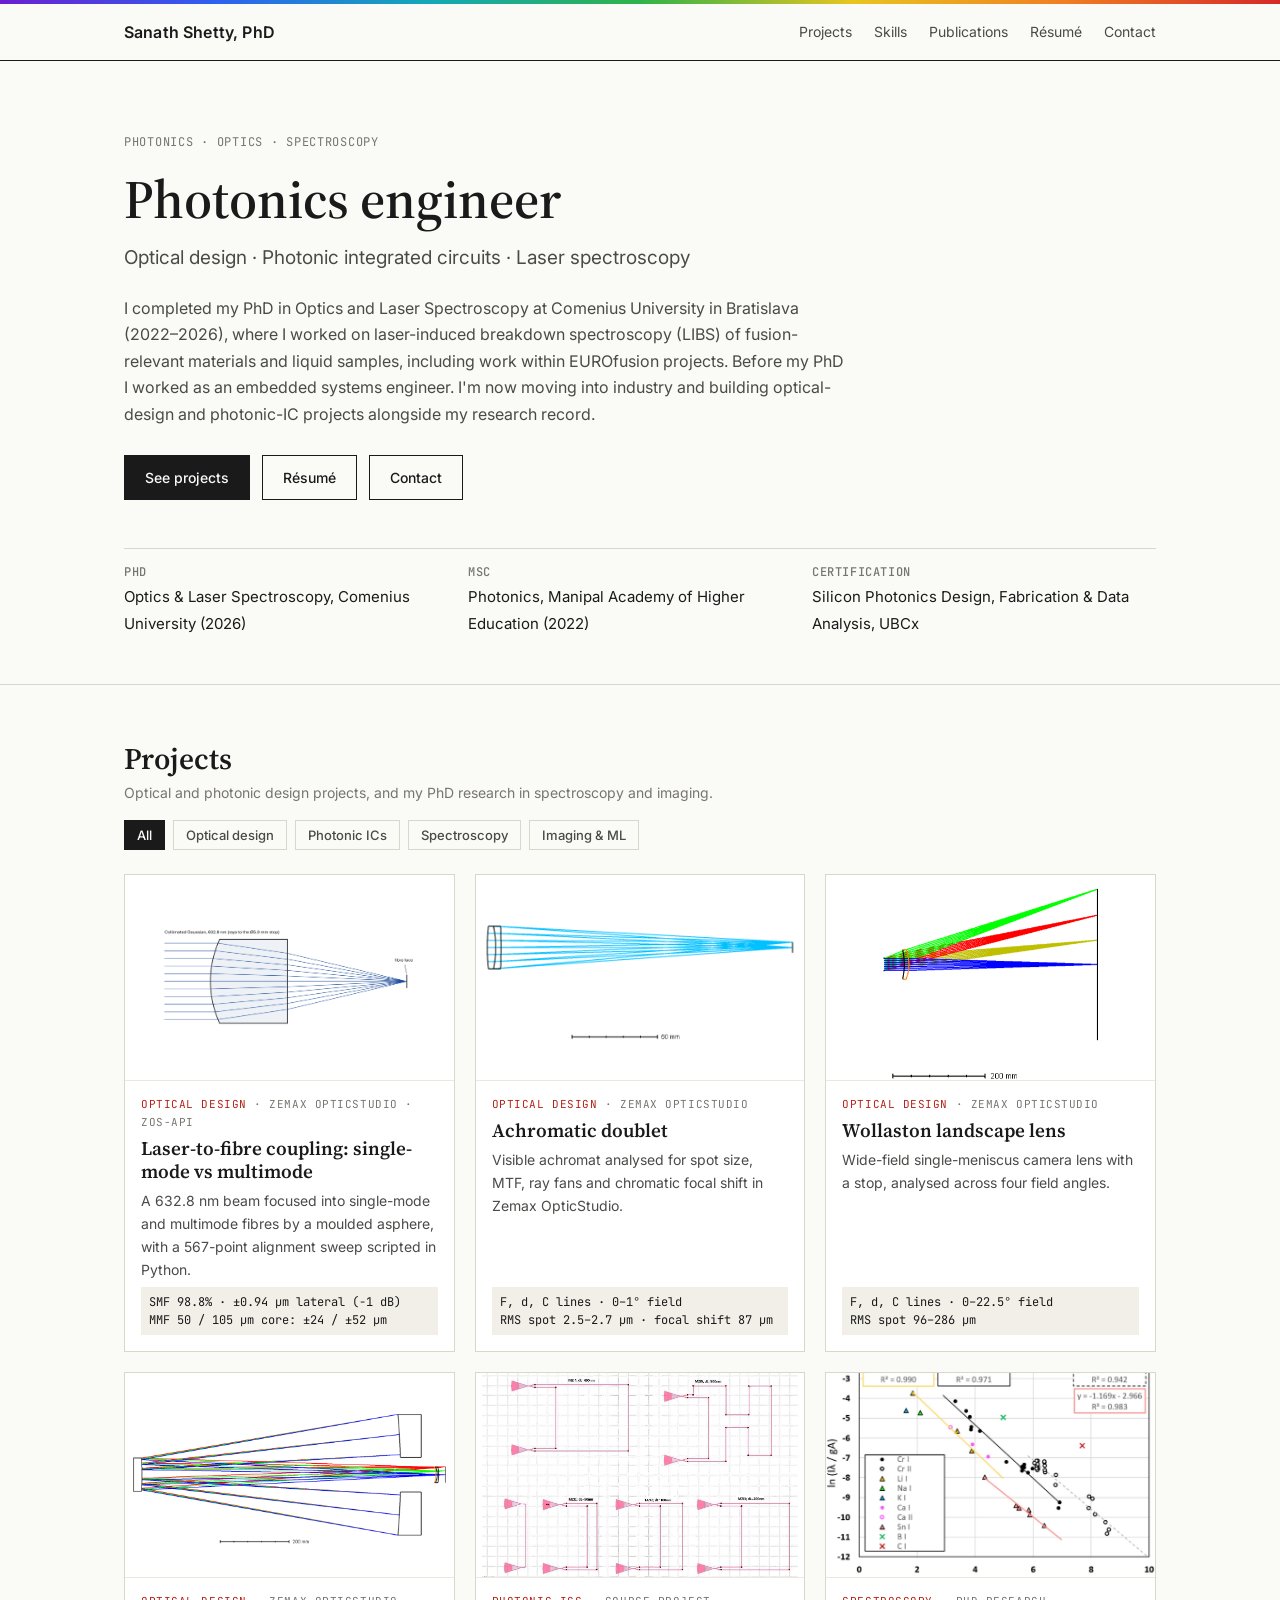
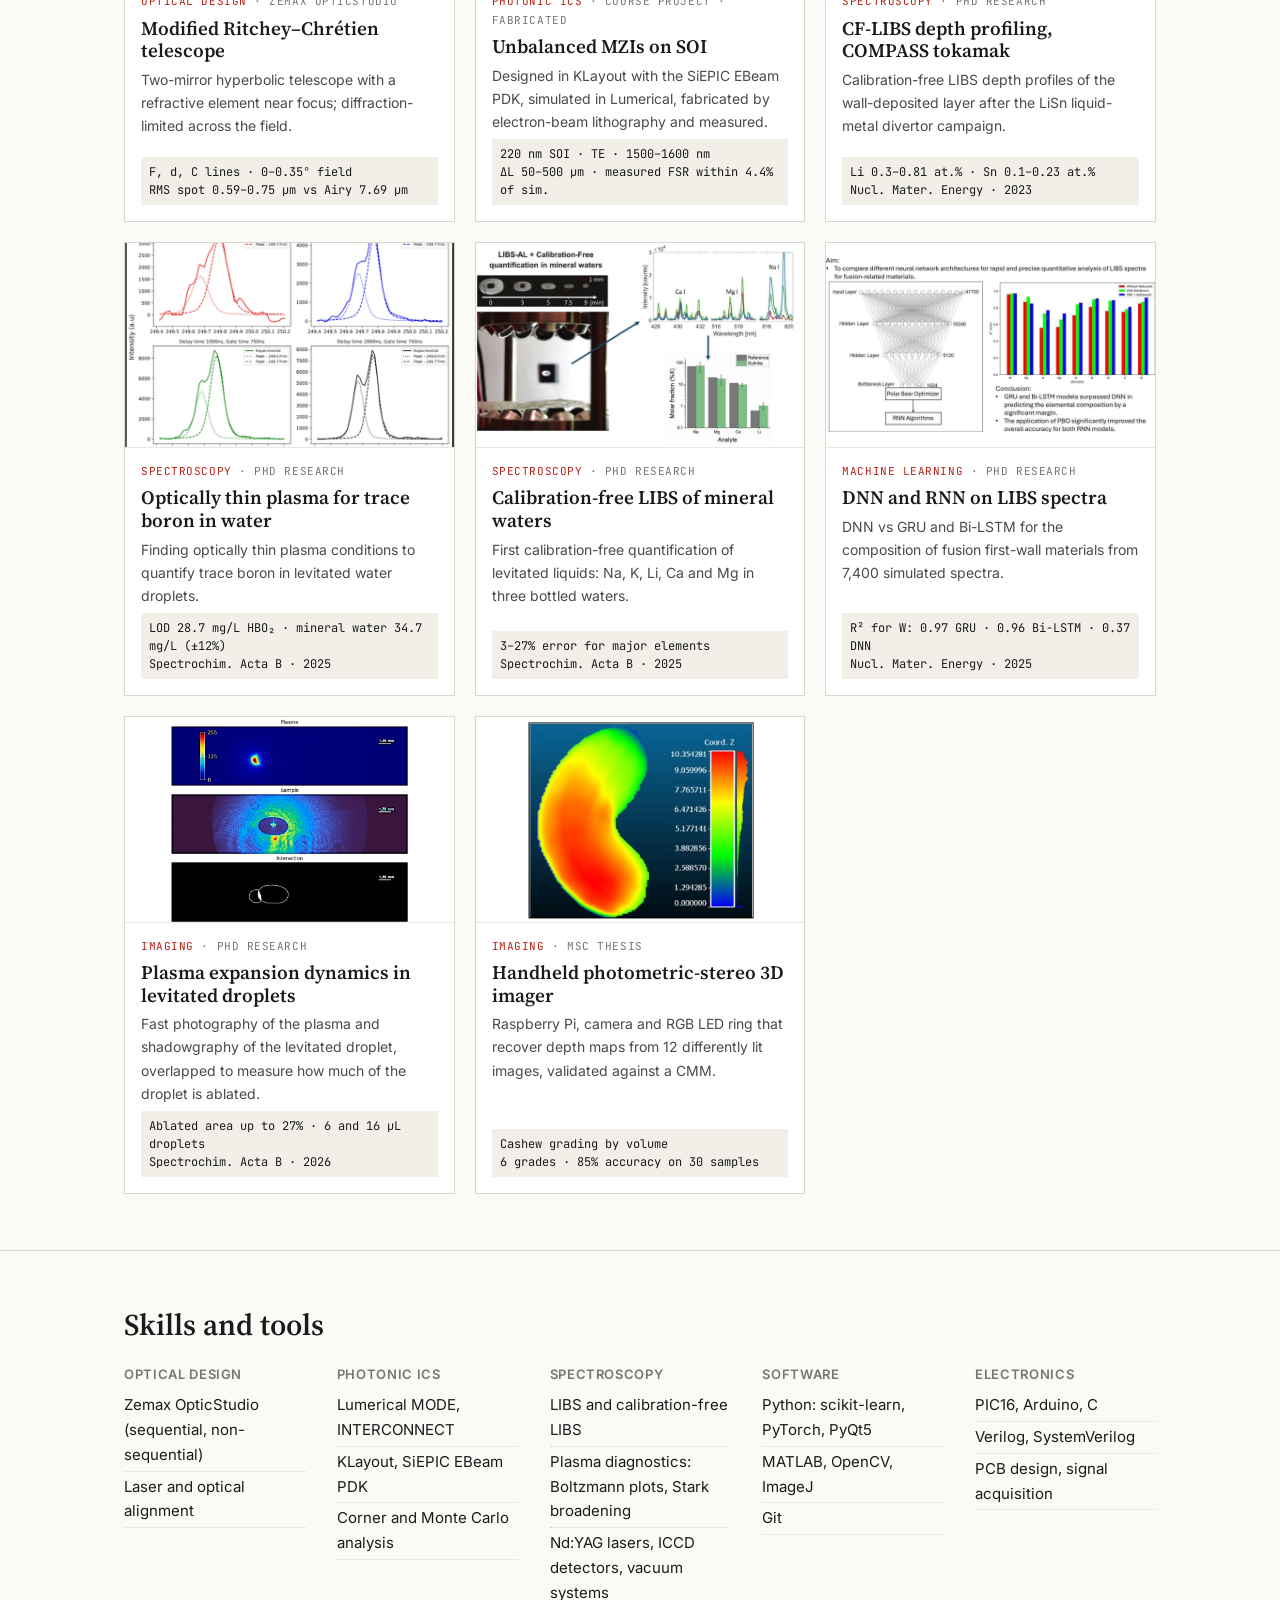
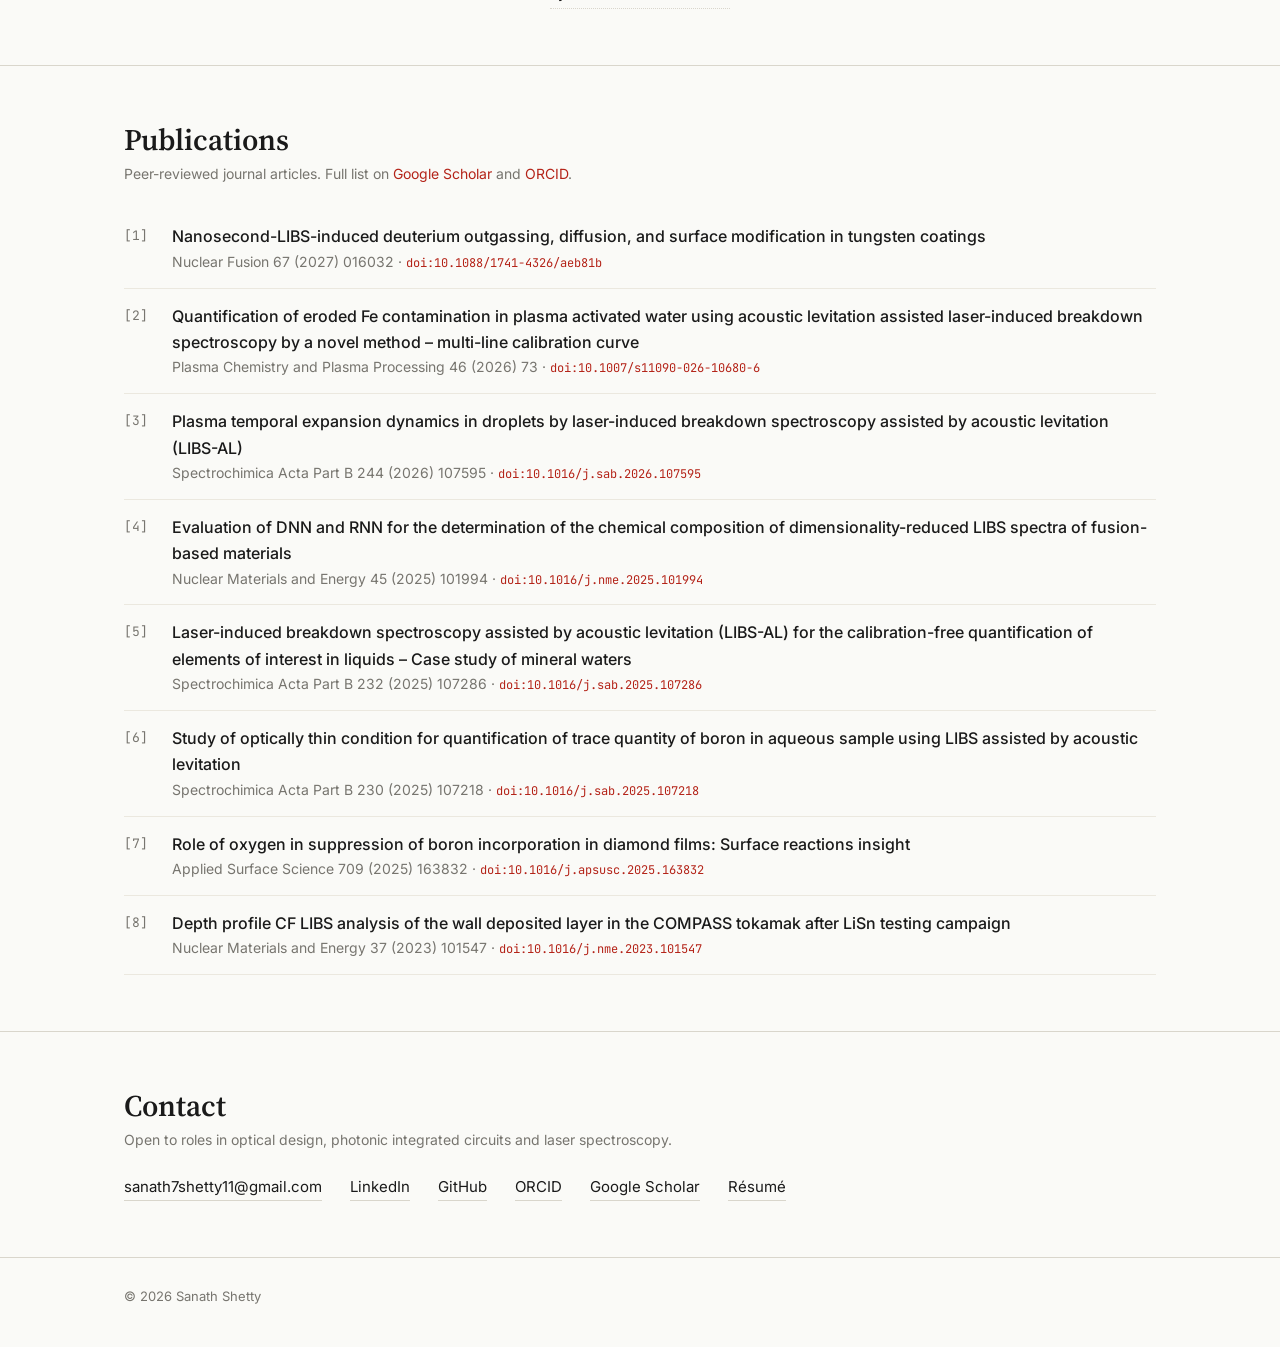
<file: index.html>
<!DOCTYPE html>
<html lang="en">
<head>
<meta charset="UTF-8">
<meta name="viewport" content="width=device-width, initial-scale=1.0">
<title>Sanath Shetty | Photonics Engineer</title>
<meta name="description" content="Sanath Shetty, PhD — photonics engineer working in optical design, photonic integrated circuits and laser spectroscopy (LIBS).">
<link rel="preconnect" href="https://fonts.googleapis.com">
<link rel="preconnect" href="https://fonts.gstatic.com" crossorigin>
<link href="https://fonts.googleapis.com/css2?family=Inter:wght@400;500;600&family=JetBrains+Mono:wght@400;500&family=Source+Serif+4:opsz,wght@8..60,600&display=swap" rel="stylesheet">
<link rel="stylesheet" href="assets/site.css">
</head>
<body>
<div class="spectrum"></div>
<nav class="nav">
  <div class="wrap">
    <a class="brand" href="index.html">Sanath Shetty, PhD</a>
    <ul>
      <li><a href="#projects">Projects</a></li>
      <li class="opt"><a href="#skills">Skills</a></li>
      <li><a href="#publications">Publications</a></li>
      <li><a href="resume.html">Résumé</a></li>
      <li class="opt"><a href="#contact">Contact</a></li>
    </ul>
  </div>
</nav>

<header class="hero">
  <div class="wrap">
    <p class="eyebrow">Photonics · Optics · Spectroscopy</p>
    <h1>Photonics engineer</h1>
    <p class="sub">Optical design · Photonic integrated circuits · Laser spectroscopy</p>
    <p class="bio">I completed my PhD in Optics and Laser Spectroscopy at Comenius University in Bratislava (2022–2026), where I worked on laser-induced breakdown spectroscopy (LIBS) of fusion-relevant materials and liquid samples, including work within EUROfusion projects. Before my PhD I worked as an embedded systems engineer. I'm now moving into industry and building optical-design and photonic-IC projects alongside my research record.</p>
    <a class="btn primary" href="#projects">See projects</a>
    <a class="btn" href="resume.html">Résumé</a>
    <a class="btn" href="#contact">Contact</a>
    <div class="facts">
      <div><b>PhD</b><span>Optics &amp; Laser Spectroscopy, Comenius University (2026)</span></div>
      <div><b>MSc</b><span>Photonics, Manipal Academy of Higher Education (2022)</span></div>
      <div><b>Certification</b><span>Silicon Photonics Design, Fabrication &amp; Data Analysis, UBCx</span></div>
    </div>
  </div>
</header>

<main>
<section id="projects">
  <div class="wrap">
    <div class="sec-head">
      <div>
        <h2>Projects</h2>
        <p>Optical and photonic design projects, and my PhD research in spectroscopy and imaging.</p>
      </div>
      <div class="filters" role="group" aria-label="Filter projects">
        <button class="on" data-f="all">All</button>
        <button data-f="optical">Optical design</button>
        <button data-f="pic">Photonic ICs</button>
        <button data-f="spec">Spectroscopy</button>
        <button data-f="imaging">Imaging &amp; ML</button>
      </div>
    </div>

    <div class="grid" id="cards">
      <a class="card" data-c="optical" href="zos.html#fibre">
        <div class="fig"><img src="images/web/fibre_layout.png" alt="Ray trace of the C220TMD-A asphere focusing into a fibre" loading="lazy"></div>
        <div class="body">
          <span class="tag"><span class="field">Optical design</span> · Zemax OpticStudio · ZOS-API</span>
          <h3>Laser-to-fibre coupling: single-mode vs multimode</h3>
          <p>A 632.8 nm beam focused into single-mode and multimode fibres by a moulded asphere, with a 567-point alignment sweep scripted in Python.</p>
          <div class="spec">SMF 98.8% · ±0.94 µm lateral (−1 dB)<br>MMF 50 / 105 µm core: ±24 / ±52 µm</div>
        </div>
      </a>

      <a class="card" data-c="optical" href="zos.html#doublet">
        <div class="fig"><img src="images/web/achDoubletLayout_thumb.png" alt="Ray layout of the achromatic doublet in Zemax OpticStudio" loading="lazy"></div>
        <div class="body">
          <span class="tag"><span class="field">Optical design</span> · Zemax OpticStudio</span>
          <h3>Achromatic doublet</h3>
          <p>Visible achromat analysed for spot size, MTF, ray fans and chromatic focal shift in Zemax OpticStudio.</p>
          <div class="spec">F, d, C lines · 0–1° field<br>RMS spot 2.5–2.7 µm · focal shift 87 µm</div>
        </div>
      </a>

      <a class="card" data-c="optical" href="zos.html#landscape">
        <div class="fig"><img src="images/web/landscp_Layout_thumb.png" alt="Ray layout of the Wollaston landscape lens" loading="lazy"></div>
        <div class="body">
          <span class="tag"><span class="field">Optical design</span> · Zemax OpticStudio</span>
          <h3>Wollaston landscape lens</h3>
          <p>Wide-field single-meniscus camera lens with a stop, analysed across four field angles.</p>
          <div class="spec">F, d, C lines · 0–22.5° field<br>RMS spot 96–286 µm</div>
        </div>
      </a>

      <a class="card" data-c="optical" href="zos.html#rc">
        <div class="fig"><img src="images/web/modRCtele_Layout_thumb.png" alt="Ray layout of the modified Ritchey–Chrétien telescope" loading="lazy"></div>
        <div class="body">
          <span class="tag"><span class="field">Optical design</span> · Zemax OpticStudio</span>
          <h3>Modified Ritchey–Chrétien telescope</h3>
          <p>Two-mirror hyperbolic telescope with a refractive element near focus; diffraction-limited across the field.</p>
          <div class="spec">F, d, C lines · 0–0.35° field<br>RMS spot 0.59–0.75 µm vs Airy 7.69 µm</div>
        </div>
      </a>

      <a class="card" data-c="pic" href="pic.html">
        <div class="fig"><img src="images/web/mzi_layout.jpg" alt="KLayout layout of the unbalanced Mach–Zehnder interferometers" loading="lazy"></div>
        <div class="body">
          <span class="tag"><span class="field">Photonic ICs</span> · Course project · fabricated</span>
          <h3>Unbalanced MZIs on SOI</h3>
          <p>Designed in KLayout with the SiEPIC EBeam PDK, simulated in Lumerical, fabricated by electron-beam lithography and measured.</p>
          <div class="spec">220 nm SOI · TE · 1500–1600 nm<br>ΔL 50–500 µm · measured FSR within 4.4% of sim.</div>
        </div>
      </a>

      <a class="card" data-c="spec" href="laser-spectroscopy.html#compass">
        <div class="fig cover"><img src="images/web/BP_screws.jpg" alt="Multi-elemental Boltzmann plot" loading="lazy"></div>
        <div class="body">
          <span class="tag"><span class="field">Spectroscopy</span> · PhD research</span>
          <h3>CF-LIBS depth profiling, COMPASS tokamak</h3>
          <p>Calibration-free LIBS depth profiles of the wall-deposited layer after the LiSn liquid-metal divertor campaign.</p>
          <div class="spec">Li 0.3–0.81 at.% · Sn 0.1–0.23 at.%<br>Nucl. Mater. Energy · 2023</div>
        </div>
      </a>

      <a class="card" data-c="spec" href="laser-spectroscopy.html#boron">
        <div class="fig cover"><img src="images/web/opticalThin.jpg" alt="Tests of the optically thin condition" loading="lazy"></div>
        <div class="body">
          <span class="tag"><span class="field">Spectroscopy</span> · PhD research</span>
          <h3>Optically thin plasma for trace boron in water</h3>
          <p>Finding optically thin plasma conditions to quantify trace boron in levitated water droplets.</p>
          <div class="spec">LOD 28.7 mg/L HBO₂ · mineral water 34.7 mg/L (±12%)<br>Spectrochim. Acta B · 2025</div>
        </div>
      </a>

      <a class="card" data-c="spec" href="laser-spectroscopy.html#mineral">
        <div class="fig"><img src="images/web/graphic_abs_minlev.jpg" alt="Graphical abstract: LIBS-AL analysis of mineral water" loading="lazy"></div>
        <div class="body">
          <span class="tag"><span class="field">Spectroscopy</span> · PhD research</span>
          <h3>Calibration-free LIBS of mineral waters</h3>
          <p>First calibration-free quantification of levitated liquids: Na, K, Li, Ca and Mg in three bottled waters.</p>
          <div class="spec">3–27% error for major elements<br>Spectrochim. Acta B · 2025</div>
        </div>
      </a>

      <a class="card" data-c="imaging" href="ml.html">
        <div class="fig"><img src="images/web/rnn.jpg" alt="Graphical abstract: DNN and RNN on LIBS spectra" loading="lazy"></div>
        <div class="body">
          <span class="tag"><span class="field">Machine learning</span> · PhD research</span>
          <h3>DNN and RNN on LIBS spectra</h3>
          <p>DNN vs GRU and Bi-LSTM for the composition of fusion first-wall materials from 7,400 simulated spectra.</p>
          <div class="spec">R² for W: 0.97 GRU · 0.96 Bi-LSTM · 0.37 DNN<br>Nucl. Mater. Energy · 2025</div>
        </div>
      </a>

      <a class="card" data-c="imaging spec" href="imaging.html#plasma">
        <div class="fig"><img src="images/web/plasmaDynamics.png" alt="Plasma, levitated droplet and their segmented interaction" loading="lazy"></div>
        <div class="body">
          <span class="tag"><span class="field">Imaging</span> · PhD research</span>
          <h3>Plasma expansion dynamics in levitated droplets</h3>
          <p>Fast photography of the plasma and shadowgraphy of the levitated droplet, overlapped to measure how much of the droplet is ablated.</p>
          <div class="spec">Ablated area up to 27% · 6 and 16 µL droplets<br>Spectrochim. Acta B · 2026</div>
        </div>
      </a>

      <a class="card" data-c="imaging" href="imaging.html#msc">
        <div class="fig"><img src="images/heightprofile_cashew.png" alt="Reconstructed height map of a cashew kernel" loading="lazy"></div>
        <div class="body">
          <span class="tag"><span class="field">Imaging</span> · MSc thesis</span>
          <h3>Handheld photometric-stereo 3D imager</h3>
          <p>Raspberry Pi, camera and RGB LED ring that recover depth maps from 12 differently lit images, validated against a CMM.</p>
          <div class="spec">Cashew grading by volume<br>6 grades · 85% accuracy on 30 samples</div>
        </div>
      </a>
    </div>
  </div>
</section>


<section id="skills">
  <div class="wrap">
    <div class="sec-head"><h2>Skills and tools</h2></div>
    <div class="skills">
      <div><h3>Optical design</h3><ul><li>Zemax OpticStudio (sequential, non-sequential)</li><li>Laser and optical alignment</li></ul></div>
      <div><h3>Photonic ICs</h3><ul><li>Lumerical MODE, INTERCONNECT</li><li>KLayout, SiEPIC EBeam PDK</li><li>Corner and Monte Carlo analysis</li></ul></div>
      <div><h3>Spectroscopy</h3><ul><li>LIBS and calibration-free LIBS</li><li>Plasma diagnostics: Boltzmann plots, Stark broadening</li><li>Nd:YAG lasers, ICCD detectors, vacuum systems</li></ul></div>
      <div><h3>Software</h3><ul><li>Python: scikit-learn, PyTorch, PyQt5</li><li>MATLAB, OpenCV, ImageJ</li><li>Git</li></ul></div>
      <div><h3>Electronics</h3><ul><li>PIC16, Arduino, C</li><li>Verilog, SystemVerilog</li><li>PCB design, signal acquisition</li></ul></div>
    </div>
  </div>
</section>

<section id="publications">
  <div class="wrap">
    <div class="sec-head">
      <div>
        <h2>Publications</h2>
        <p>Peer-reviewed journal articles. Full list on <a href="https://scholar.google.com/citations?user=viD-7rMAAAAJ&amp;hl=en" target="_blank" rel="noopener">Google Scholar</a> and <a href="https://orcid.org/0000-0002-4453-1554" target="_blank" rel="noopener">ORCID</a>.</p>
      </div>
    </div>
    <ol class="pubs">
      <li><div><div class="t">Nanosecond-LIBS-induced deuterium outgassing, diffusion, and surface modification in tungsten coatings</div><div class="j">Nuclear Fusion 67 (2027) 016032 · <a href="https://doi.org/10.1088/1741-4326/aeb81b" target="_blank" rel="noopener">doi:10.1088/1741-4326/aeb81b</a></div></div></li>
      <li><div><div class="t">Quantification of eroded Fe contamination in plasma activated water using acoustic levitation assisted laser-induced breakdown spectroscopy by a novel method – multi-line calibration curve</div><div class="j">Plasma Chemistry and Plasma Processing 46 (2026) 73 · <a href="https://doi.org/10.1007/s11090-026-10680-6" target="_blank" rel="noopener">doi:10.1007/s11090-026-10680-6</a></div></div></li>
      <li><div><div class="t">Plasma temporal expansion dynamics in droplets by laser-induced breakdown spectroscopy assisted by acoustic levitation (LIBS-AL)</div><div class="j">Spectrochimica Acta Part B 244 (2026) 107595 · <a href="https://doi.org/10.1016/j.sab.2026.107595" target="_blank" rel="noopener">doi:10.1016/j.sab.2026.107595</a></div></div></li>
      <li><div><div class="t">Evaluation of DNN and RNN for the determination of the chemical composition of dimensionality-reduced LIBS spectra of fusion-based materials</div><div class="j">Nuclear Materials and Energy 45 (2025) 101994 · <a href="https://doi.org/10.1016/j.nme.2025.101994" target="_blank" rel="noopener">doi:10.1016/j.nme.2025.101994</a></div></div></li>
      <li><div><div class="t">Laser-induced breakdown spectroscopy assisted by acoustic levitation (LIBS-AL) for the calibration-free quantification of elements of interest in liquids – Case study of mineral waters</div><div class="j">Spectrochimica Acta Part B 232 (2025) 107286 · <a href="https://doi.org/10.1016/j.sab.2025.107286" target="_blank" rel="noopener">doi:10.1016/j.sab.2025.107286</a></div></div></li>
      <li><div><div class="t">Study of optically thin condition for quantification of trace quantity of boron in aqueous sample using LIBS assisted by acoustic levitation</div><div class="j">Spectrochimica Acta Part B 230 (2025) 107218 · <a href="https://doi.org/10.1016/j.sab.2025.107218" target="_blank" rel="noopener">doi:10.1016/j.sab.2025.107218</a></div></div></li>
      <li><div><div class="t">Role of oxygen in suppression of boron incorporation in diamond films: Surface reactions insight</div><div class="j">Applied Surface Science 709 (2025) 163832 · <a href="https://doi.org/10.1016/j.apsusc.2025.163832" target="_blank" rel="noopener">doi:10.1016/j.apsusc.2025.163832</a></div></div></li>
      <li><div><div class="t">Depth profile CF LIBS analysis of the wall deposited layer in the COMPASS tokamak after LiSn testing campaign</div><div class="j">Nuclear Materials and Energy 37 (2023) 101547 · <a href="https://doi.org/10.1016/j.nme.2023.101547" target="_blank" rel="noopener">doi:10.1016/j.nme.2023.101547</a></div></div></li>
    </ol>
  </div>
</section>

<section id="contact">
  <div class="wrap">
    <div class="sec-head"><div><h2>Contact</h2><p>Open to roles in optical design, photonic integrated circuits and laser spectroscopy.</p></div></div>
    <div class="contact">
      <a href="mailto:sanath7shetty11@gmail.com">sanath7shetty11@gmail.com</a>
      <a href="https://www.linkedin.com/in/sanath-shetty-543a86149" target="_blank" rel="noopener">LinkedIn</a>
      <a href="https://github.com/Sanath-JS" target="_blank" rel="noopener">GitHub</a>
      <a href="https://orcid.org/0000-0002-4453-1554" target="_blank" rel="noopener">ORCID</a>
      <a href="https://scholar.google.com/citations?user=viD-7rMAAAAJ&amp;hl=en" target="_blank" rel="noopener">Google Scholar</a>
      <a href="resume.html">Résumé</a>
    </div>
  </div>
</section>
</main>

<footer><div class="wrap">© 2026 Sanath Shetty</div></footer>

<script>
document.querySelectorAll('.filters button').forEach(function (b) {
  b.addEventListener('click', function () {
    document.querySelectorAll('.filters button').forEach(function (x) { x.classList.remove('on'); });
    b.classList.add('on');
    var f = b.dataset.f;
    document.querySelectorAll('#cards .card').forEach(function (c) {
      c.classList.toggle('hide', f !== 'all' && c.dataset.c.split(' ').indexOf(f) < 0);
    });
  });
});
</script>
</body>
</html>
</file>
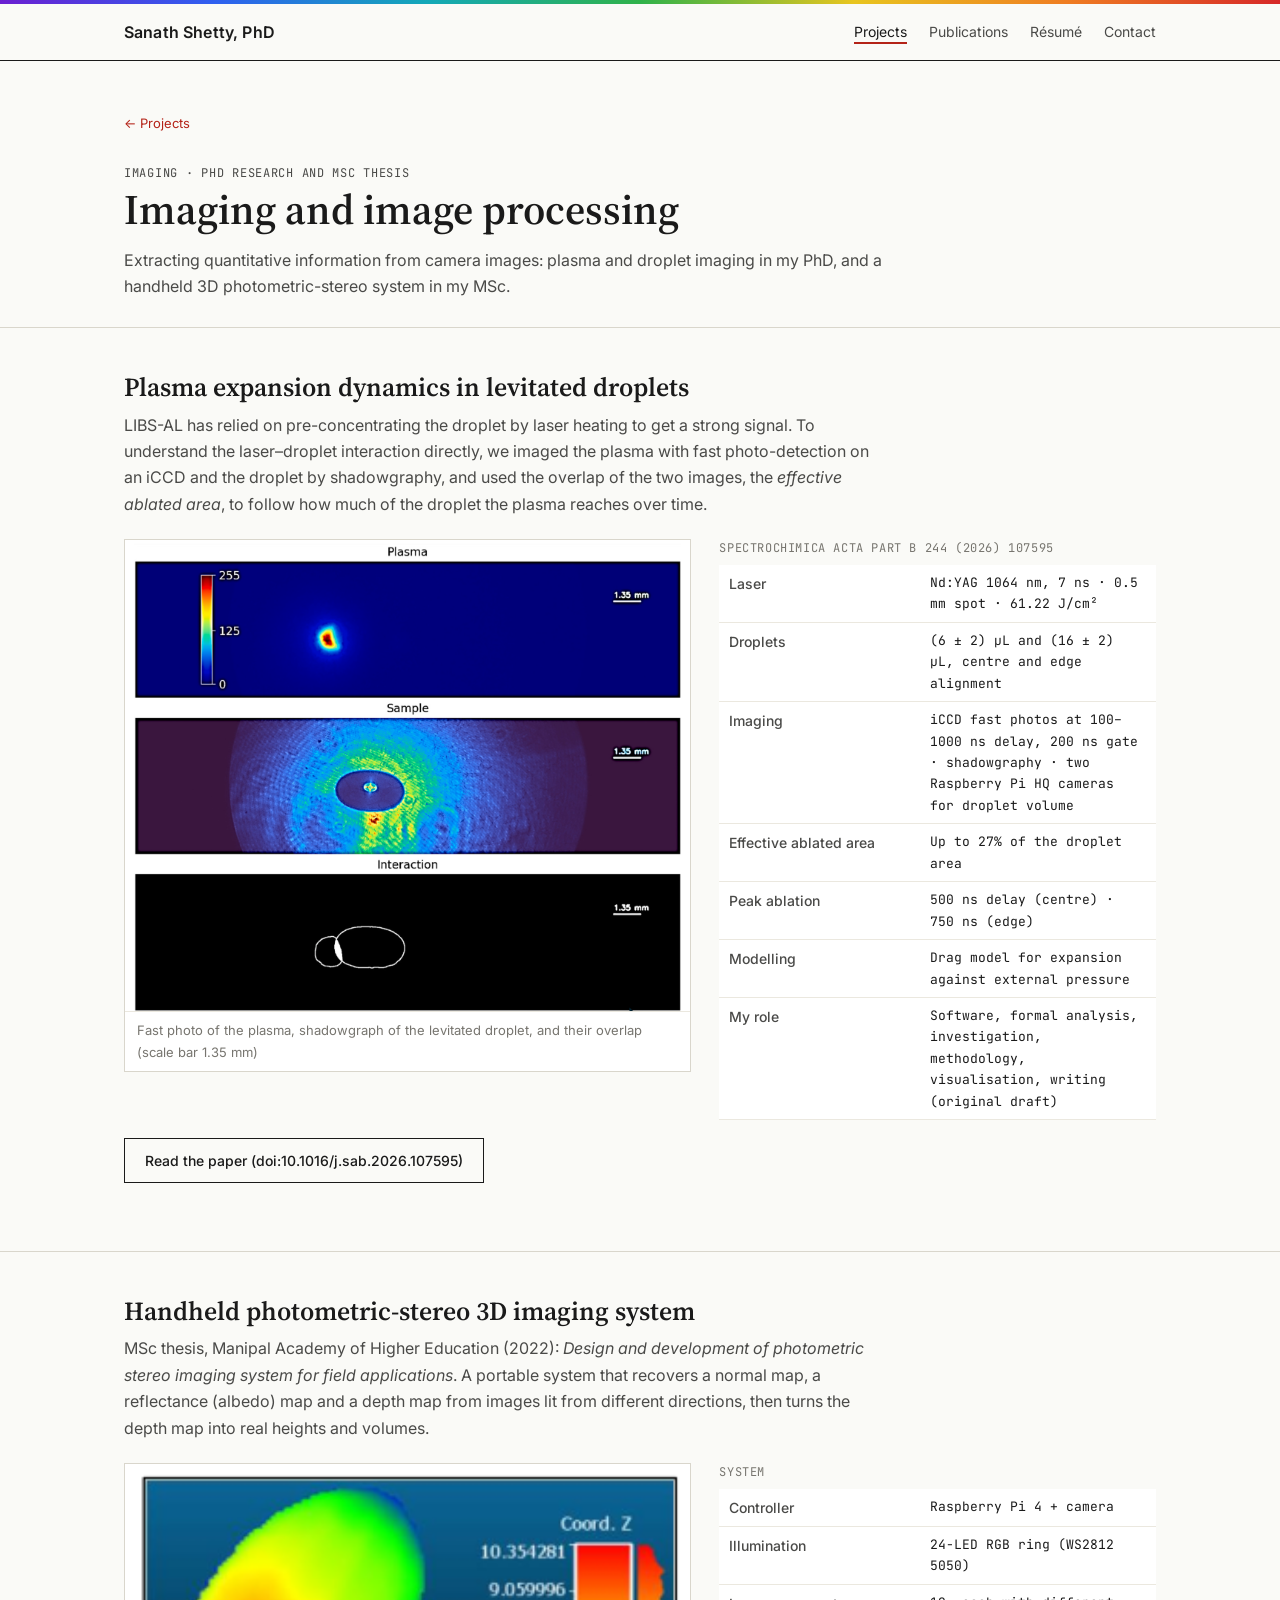
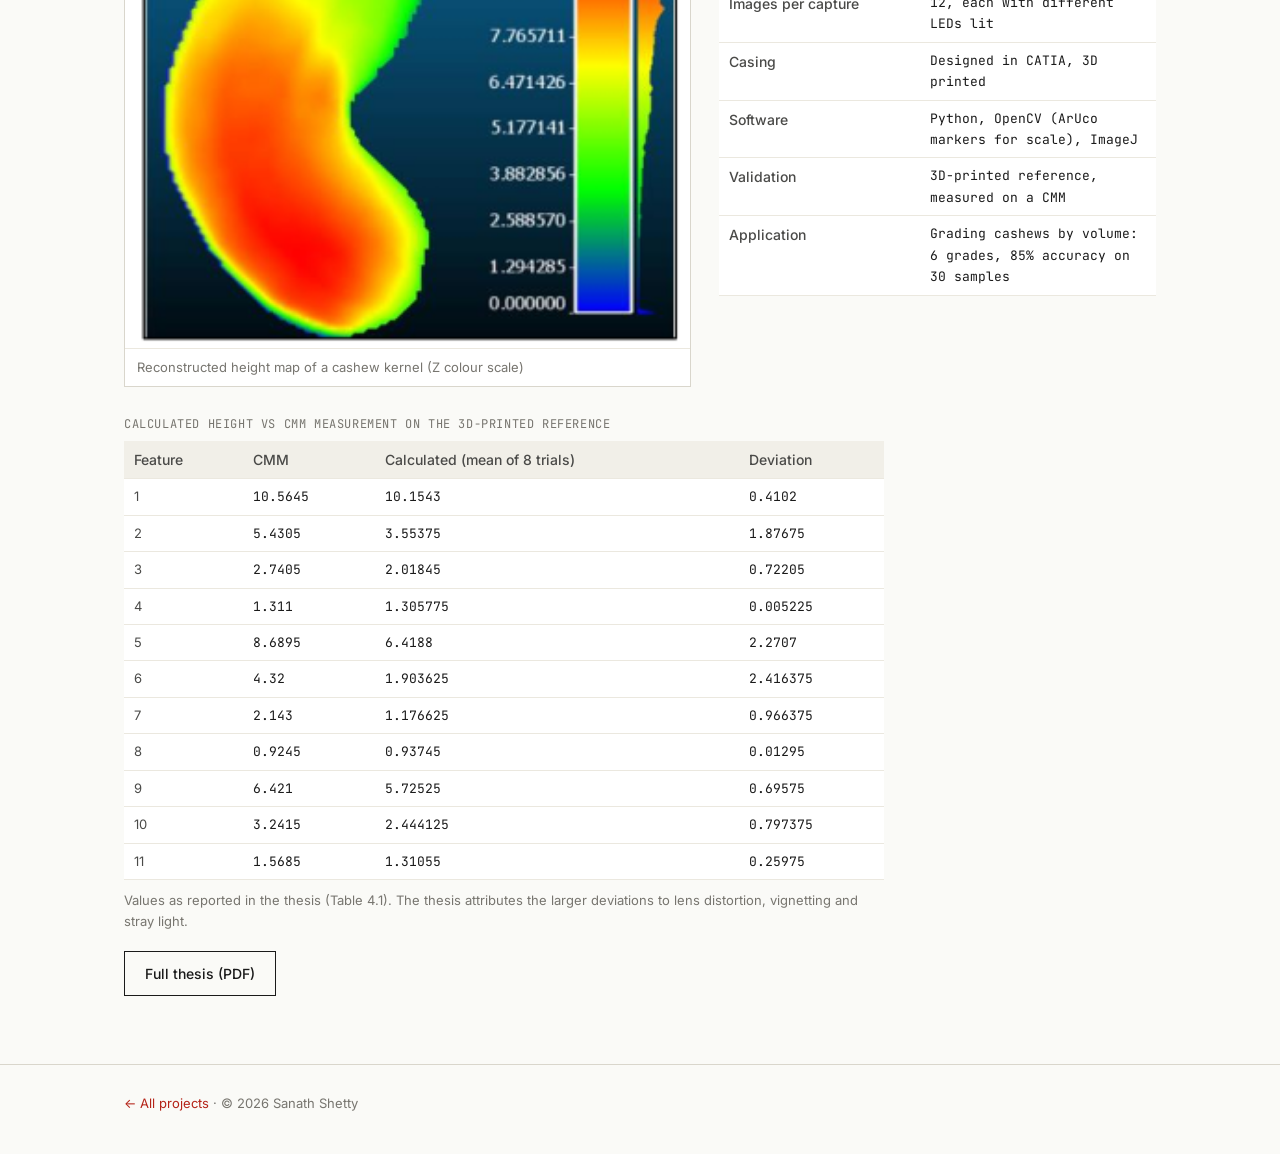
<file: imaging.html>
<!DOCTYPE html>
<html lang="en">
<head>
<meta charset="UTF-8">
<meta name="viewport" content="width=device-width, initial-scale=1.0">
<title>Imaging and image processing | Sanath Shetty</title>
<link rel="preconnect" href="https://fonts.googleapis.com">
<link rel="preconnect" href="https://fonts.gstatic.com" crossorigin>
<link href="https://fonts.googleapis.com/css2?family=Inter:wght@400;500;600&family=JetBrains+Mono:wght@400;500&family=Source+Serif+4:opsz,wght@8..60,600&display=swap" rel="stylesheet">
<link rel="stylesheet" href="assets/site.css">
</head>
<body>
<div class="spectrum"></div>
<nav class="nav">
  <div class="wrap">
    <a class="brand" href="index.html">Sanath Shetty, PhD</a>
    <ul>
      <li><a href="index.html#projects" class="active">Projects</a></li>
      <li><a href="index.html#publications">Publications</a></li>
      <li><a href="resume.html">Résumé</a></li>
      <li><a href="index.html#contact">Contact</a></li>
    </ul>
  </div>
</nav>
<main>
<header class="page-head"><div class="wrap">
  <a class="crumb" href="index.html#projects">← Projects</a>
  <p class="eyebrow">Imaging · PhD research and MSc thesis</p>
  <h1>Imaging and image processing</h1>
  <p>Extracting quantitative information from camera images: plasma and droplet imaging in my PhD, and a handheld 3D photometric-stereo system in my MSc.</p>
</div></header>

<section class="study" id="plasma"><div class="wrap">
  <h2>Plasma expansion dynamics in levitated droplets</h2>
  <p class="lead">LIBS-AL has relied on pre-concentrating the droplet by laser heating to get a strong signal. To understand the laser–droplet interaction directly, we imaged the plasma with fast photo-detection on an iCCD and the droplet by shadowgraphy, and used the overlap of the two images, the <em>effective ablated area</em>, to follow how much of the droplet the plasma reaches over time.</p>
  <div class="two">
    <figure><img src="images/web/plasmaDynamics.png" alt="Fast photo of the plasma, shadowgraph of the levitated droplet, and their overlap (scale bar 1.35 mm)" loading="lazy"><figcaption>Fast photo of the plasma, shadowgraph of the levitated droplet, and their overlap (scale bar 1.35 mm)</figcaption></figure>
    <table class="data"><caption>Spectrochimica Acta Part B 244 (2026) 107595</caption>
          <tr><th>Laser</th><td>Nd:YAG 1064 nm, 7 ns · 0.5 mm spot · 61.22 J/cm²</td></tr>
          <tr><th>Droplets</th><td>(6 ± 2) µL and (16 ± 2) µL, centre and edge alignment</td></tr>
          <tr><th>Imaging</th><td>iCCD fast photos at 100–1000 ns delay, 200 ns gate · shadowgraphy · two Raspberry Pi HQ cameras for droplet volume</td></tr>
          <tr><th>Effective ablated area</th><td>Up to 27% of the droplet area</td></tr>
          <tr><th>Peak ablation</th><td>500 ns delay (centre) · 750 ns (edge)</td></tr>
          <tr><th>Modelling</th><td>Drag model for expansion against external pressure</td></tr>
          <tr><th>My role</th><td>Software, formal analysis, investigation, methodology, visualisation, writing (original draft)</td></tr>
    </table>
  </div>
  <p class="links"><a class="btn" href="https://doi.org/10.1016/j.sab.2026.107595" target="_blank" rel="noopener">Read the paper (doi:10.1016/j.sab.2026.107595)</a></p>
</div></section>

<section class="study" id="msc"><div class="wrap">
  <h2>Handheld photometric-stereo 3D imaging system</h2>
  <p class="lead">MSc thesis, Manipal Academy of Higher Education (2022): <em>Design and development of photometric stereo imaging system for field applications</em>. A portable system that recovers a normal map, a reflectance (albedo) map and a depth map from images lit from different directions, then turns the depth map into real heights and volumes.</p>
  <div class="two">
    <figure><img src="images/heightprofile_cashew.png" alt="Reconstructed height map of a cashew kernel (Z colour scale)" loading="lazy"><figcaption>Reconstructed height map of a cashew kernel (Z colour scale)</figcaption></figure>
    <table class="data"><caption>System</caption>
          <tr><th>Controller</th><td>Raspberry Pi 4 + camera</td></tr>
          <tr><th>Illumination</th><td>24-LED RGB ring (WS2812 5050)</td></tr>
          <tr><th>Images per capture</th><td>12, each with different LEDs lit</td></tr>
          <tr><th>Casing</th><td>Designed in CATIA, 3D printed</td></tr>
          <tr><th>Software</th><td>Python, OpenCV (ArUco markers for scale), ImageJ</td></tr>
          <tr><th>Validation</th><td>3D-printed reference, measured on a CMM</td></tr>
          <tr><th>Application</th><td>Grading cashews by volume: 6 grades, 85% accuracy on 30 samples</td></tr>
    </table>
  </div>
  <div style="margin-top:28px; max-width:760px">
    <table class="data cols"><caption>Calculated height vs CMM measurement on the 3D-printed reference</caption>
          <tr><th>Feature</th><th>CMM</th><th>Calculated (mean of 8 trials)</th><th>Deviation</th></tr>
          <tr><td>1</td><td>10.5645</td><td>10.1543</td><td>0.4102</td></tr>
          <tr><td>2</td><td>5.4305</td><td>3.55375</td><td>1.87675</td></tr>
          <tr><td>3</td><td>2.7405</td><td>2.01845</td><td>0.72205</td></tr>
          <tr><td>4</td><td>1.311</td><td>1.305775</td><td>0.005225</td></tr>
          <tr><td>5</td><td>8.6895</td><td>6.4188</td><td>2.2707</td></tr>
          <tr><td>6</td><td>4.32</td><td>1.903625</td><td>2.416375</td></tr>
          <tr><td>7</td><td>2.143</td><td>1.176625</td><td>0.966375</td></tr>
          <tr><td>8</td><td>0.9245</td><td>0.93745</td><td>0.01295</td></tr>
          <tr><td>9</td><td>6.421</td><td>5.72525</td><td>0.69575</td></tr>
          <tr><td>10</td><td>3.2415</td><td>2.444125</td><td>0.797375</td></tr>
          <tr><td>11</td><td>1.5685</td><td>1.31055</td><td>0.25975</td></tr>
    </table>
    <p class="note">Values as reported in the thesis (Table 4.1). The thesis attributes the larger deviations to lens distortion, vignetting and stray light.</p>
  </div>
  <p class="links"><a class="btn" href="images/msc_thesis.pdf" target="_blank">Full thesis (PDF)</a></p>
</div></section>
</main>
<footer><div class="wrap"><a href="index.html#projects">← All projects</a> · © 2026 Sanath Shetty</div></footer>
</body>
</html>
</file>
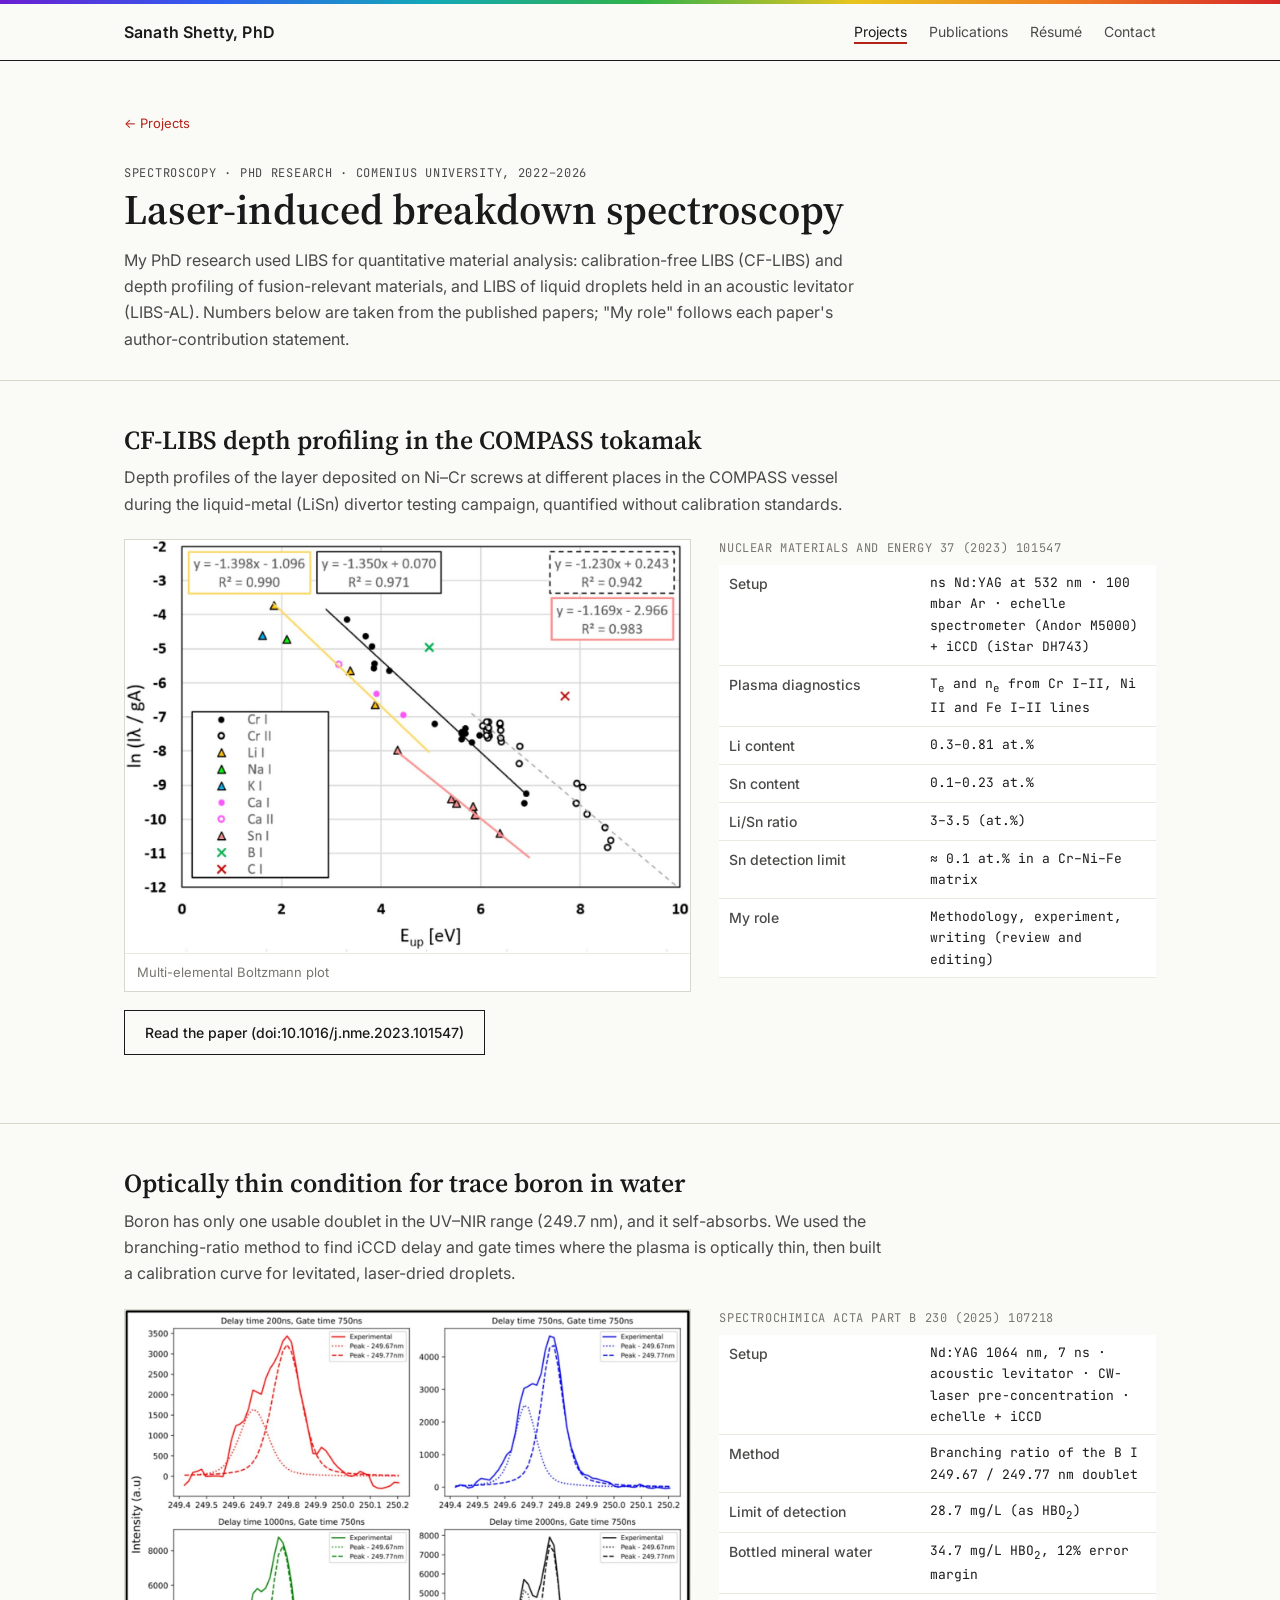
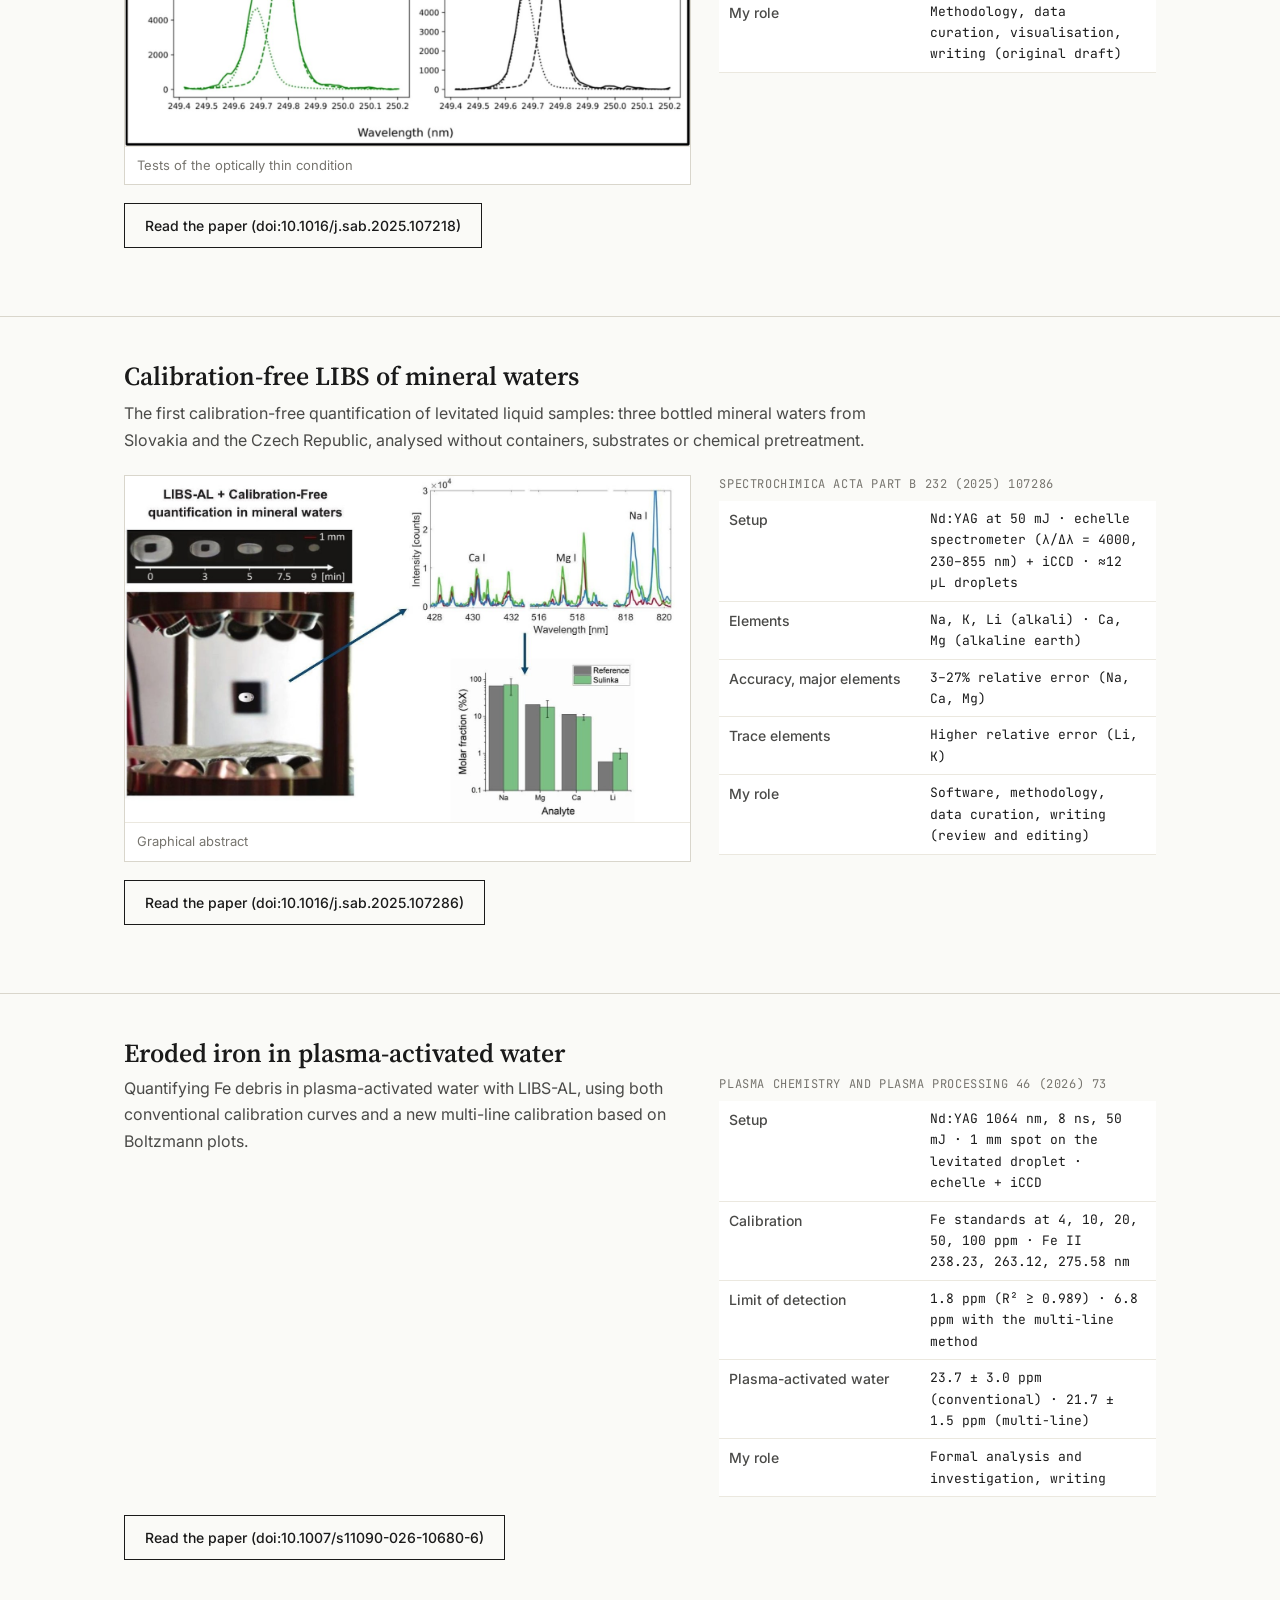
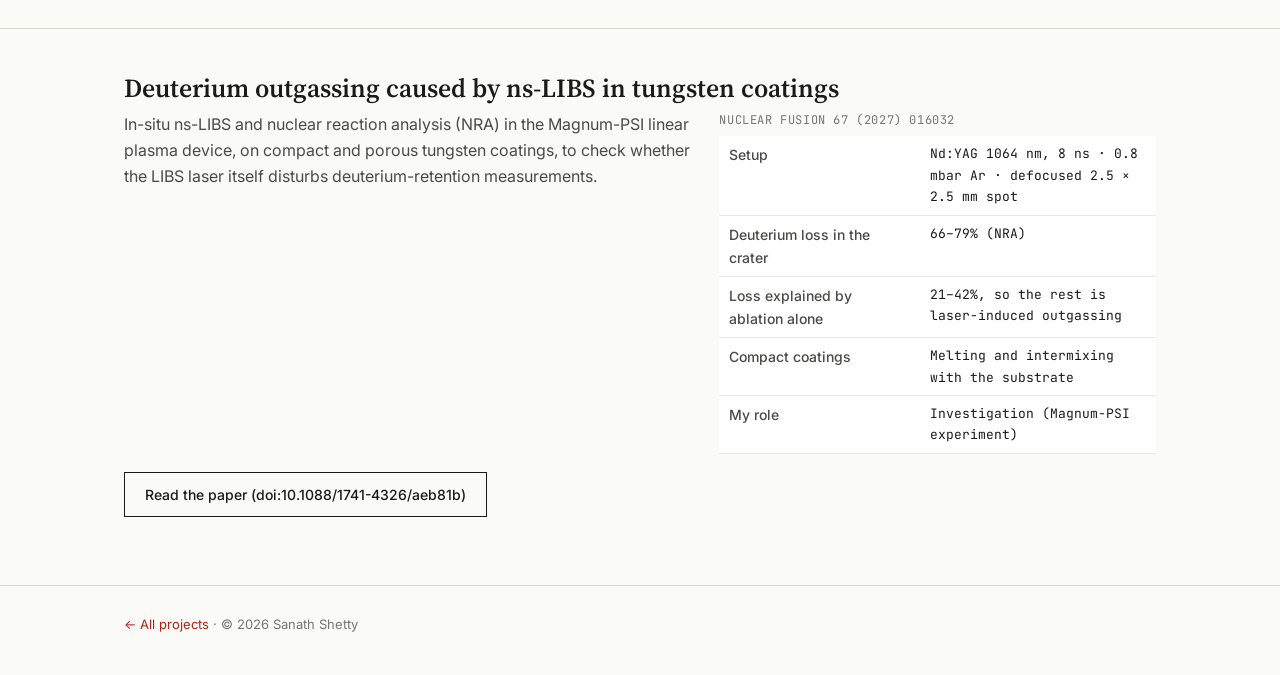
<file: laser-spectroscopy.html>
<!DOCTYPE html>
<html lang="en">
<head>
<meta charset="UTF-8">
<meta name="viewport" content="width=device-width, initial-scale=1.0">
<title>Laser-induced breakdown spectroscopy | Sanath Shetty</title>
<link rel="preconnect" href="https://fonts.googleapis.com">
<link rel="preconnect" href="https://fonts.gstatic.com" crossorigin>
<link href="https://fonts.googleapis.com/css2?family=Inter:wght@400;500;600&family=JetBrains+Mono:wght@400;500&family=Source+Serif+4:opsz,wght@8..60,600&display=swap" rel="stylesheet">
<link rel="stylesheet" href="assets/site.css">
</head>
<body>
<div class="spectrum"></div>
<nav class="nav">
  <div class="wrap">
    <a class="brand" href="index.html">Sanath Shetty, PhD</a>
    <ul>
      <li><a href="index.html#projects" class="active">Projects</a></li>
      <li><a href="index.html#publications">Publications</a></li>
      <li><a href="resume.html">Résumé</a></li>
      <li><a href="index.html#contact">Contact</a></li>
    </ul>
  </div>
</nav>
<main>
<header class="page-head"><div class="wrap">
  <a class="crumb" href="index.html#projects">← Projects</a>
  <p class="eyebrow">Spectroscopy · PhD research · Comenius University, 2022–2026</p>
  <h1>Laser-induced breakdown spectroscopy</h1>
  <p>My PhD research used LIBS for quantitative material analysis: calibration-free LIBS (CF-LIBS) and depth profiling of fusion-relevant materials, and LIBS of liquid droplets held in an acoustic levitator (LIBS-AL). Numbers below are taken from the published papers; "My role" follows each paper's author-contribution statement.</p>
</div></header>
<section class="study" id="compass"><div class="wrap">
  <h2>CF-LIBS depth profiling in the COMPASS tokamak</h2>
  <p class="lead">Depth profiles of the layer deposited on Ni–Cr screws at different places in the COMPASS vessel during the liquid-metal (LiSn) divertor testing campaign, quantified without calibration standards.</p>
  <div class="two">
    <figure><img src="images/web/BP_screws.jpg" alt="Multi-elemental Boltzmann plot" loading="lazy"><figcaption>Multi-elemental Boltzmann plot</figcaption></figure>
    <table class="data"><caption>Nuclear Materials and Energy 37 (2023) 101547</caption>
          <tr><th>Setup</th><td>ns Nd:YAG at 532 nm · 100 mbar Ar · echelle spectrometer (Andor M5000) + iCCD (iStar DH743)</td></tr>
          <tr><th>Plasma diagnostics</th><td>T<sub>e</sub> and n<sub>e</sub> from Cr I–II, Ni II and Fe I–II lines</td></tr>
          <tr><th>Li content</th><td>0.3–0.81 at.%</td></tr>
          <tr><th>Sn content</th><td>0.1–0.23 at.%</td></tr>
          <tr><th>Li/Sn ratio</th><td>3–3.5 (at.%)</td></tr>
          <tr><th>Sn detection limit</th><td>≈ 0.1 at.% in a Cr–Ni–Fe matrix</td></tr>
          <tr><th>My role</th><td>Methodology, experiment, writing (review and editing)</td></tr>
    </table>
  </div>
  <p class="links"><a class="btn" href="https://doi.org/10.1016/j.nme.2023.101547" target="_blank" rel="noopener">Read the paper (doi:10.1016/j.nme.2023.101547)</a></p>
</div></section>
<section class="study" id="boron"><div class="wrap">
  <h2>Optically thin condition for trace boron in water</h2>
  <p class="lead">Boron has only one usable doublet in the UV–NIR range (249.7 nm), and it self-absorbs. We used the branching-ratio method to find iCCD delay and gate times where the plasma is optically thin, then built a calibration curve for levitated, laser-dried droplets.</p>
  <div class="two">
    <figure><img src="images/web/opticalThin.jpg" alt="Tests of the optically thin condition" loading="lazy"><figcaption>Tests of the optically thin condition</figcaption></figure>
    <table class="data"><caption>Spectrochimica Acta Part B 230 (2025) 107218</caption>
          <tr><th>Setup</th><td>Nd:YAG 1064 nm, 7 ns · acoustic levitator · CW-laser pre-concentration · echelle + iCCD</td></tr>
          <tr><th>Method</th><td>Branching ratio of the B I 249.67 / 249.77 nm doublet</td></tr>
          <tr><th>Limit of detection</th><td>28.7 mg/L (as HBO<sub>2</sub>)</td></tr>
          <tr><th>Bottled mineral water</th><td>34.7 mg/L HBO<sub>2</sub>, 12% error margin</td></tr>
          <tr><th>My role</th><td>Methodology, data curation, visualisation, writing (original draft)</td></tr>
    </table>
  </div>
  <p class="links"><a class="btn" href="https://doi.org/10.1016/j.sab.2025.107218" target="_blank" rel="noopener">Read the paper (doi:10.1016/j.sab.2025.107218)</a></p>
</div></section>
<section class="study" id="mineral"><div class="wrap">
  <h2>Calibration-free LIBS of mineral waters</h2>
  <p class="lead">The first calibration-free quantification of levitated liquid samples: three bottled mineral waters from Slovakia and the Czech Republic, analysed without containers, substrates or chemical pretreatment.</p>
  <div class="two">
    <figure><img src="images/web/graphic_abs_minlev.jpg" alt="Graphical abstract" loading="lazy"><figcaption>Graphical abstract</figcaption></figure>
    <table class="data"><caption>Spectrochimica Acta Part B 232 (2025) 107286</caption>
          <tr><th>Setup</th><td>Nd:YAG at 50 mJ · echelle spectrometer (λ/Δλ = 4000, 230–855 nm) + iCCD · ≈12 µL droplets</td></tr>
          <tr><th>Elements</th><td>Na, K, Li (alkali) · Ca, Mg (alkaline earth)</td></tr>
          <tr><th>Accuracy, major elements</th><td>3–27% relative error (Na, Ca, Mg)</td></tr>
          <tr><th>Trace elements</th><td>Higher relative error (Li, K)</td></tr>
          <tr><th>My role</th><td>Software, methodology, data curation, writing (review and editing)</td></tr>
    </table>
  </div>
  <p class="links"><a class="btn" href="https://doi.org/10.1016/j.sab.2025.107286" target="_blank" rel="noopener">Read the paper (doi:10.1016/j.sab.2025.107286)</a></p>
</div></section>
<section class="study" id="iron"><div class="wrap">
  <h2>Eroded iron in plasma-activated water</h2>
  
  <div class="two">
    <div><p class="lead" style="margin-top:0">Quantifying Fe debris in plasma-activated water with LIBS-AL, using both conventional calibration curves and a new multi-line calibration based on Boltzmann plots.</p></div>
    <table class="data"><caption>Plasma Chemistry and Plasma Processing 46 (2026) 73</caption>
          <tr><th>Setup</th><td>Nd:YAG 1064 nm, 8 ns, 50 mJ · 1 mm spot on the levitated droplet · echelle + iCCD</td></tr>
          <tr><th>Calibration</th><td>Fe standards at 4, 10, 20, 50, 100 ppm · Fe II 238.23, 263.12, 275.58 nm</td></tr>
          <tr><th>Limit of detection</th><td>1.8 ppm (R² ≥ 0.989) · 6.8 ppm with the multi-line method</td></tr>
          <tr><th>Plasma-activated water</th><td>23.7 ± 3.0 ppm (conventional) · 21.7 ± 1.5 ppm (multi-line)</td></tr>
          <tr><th>My role</th><td>Formal analysis and investigation, writing</td></tr>
    </table>
  </div>
  <p class="links"><a class="btn" href="https://doi.org/10.1007/s11090-026-10680-6" target="_blank" rel="noopener">Read the paper (doi:10.1007/s11090-026-10680-6)</a></p>
</div></section>
<section class="study" id="deuterium"><div class="wrap">
  <h2>Deuterium outgassing caused by ns-LIBS in tungsten coatings</h2>
  
  <div class="two">
    <div><p class="lead" style="margin-top:0">In-situ ns-LIBS and nuclear reaction analysis (NRA) in the Magnum-PSI linear plasma device, on compact and porous tungsten coatings, to check whether the LIBS laser itself disturbs deuterium-retention measurements.</p></div>
    <table class="data"><caption>Nuclear Fusion 67 (2027) 016032</caption>
          <tr><th>Setup</th><td>Nd:YAG 1064 nm, 8 ns · 0.8 mbar Ar · defocused 2.5 × 2.5 mm spot</td></tr>
          <tr><th>Deuterium loss in the crater</th><td>66–79% (NRA)</td></tr>
          <tr><th>Loss explained by ablation alone</th><td>21–42%, so the rest is laser-induced outgassing</td></tr>
          <tr><th>Compact coatings</th><td>Melting and intermixing with the substrate</td></tr>
          <tr><th>My role</th><td>Investigation (Magnum-PSI experiment)</td></tr>
    </table>
  </div>
  <p class="links"><a class="btn" href="https://doi.org/10.1088/1741-4326/aeb81b" target="_blank" rel="noopener">Read the paper (doi:10.1088/1741-4326/aeb81b)</a></p>
</div></section>
</main>
<footer><div class="wrap"><a href="index.html#projects">← All projects</a> · © 2026 Sanath Shetty</div></footer>
</body>
</html>
</file>
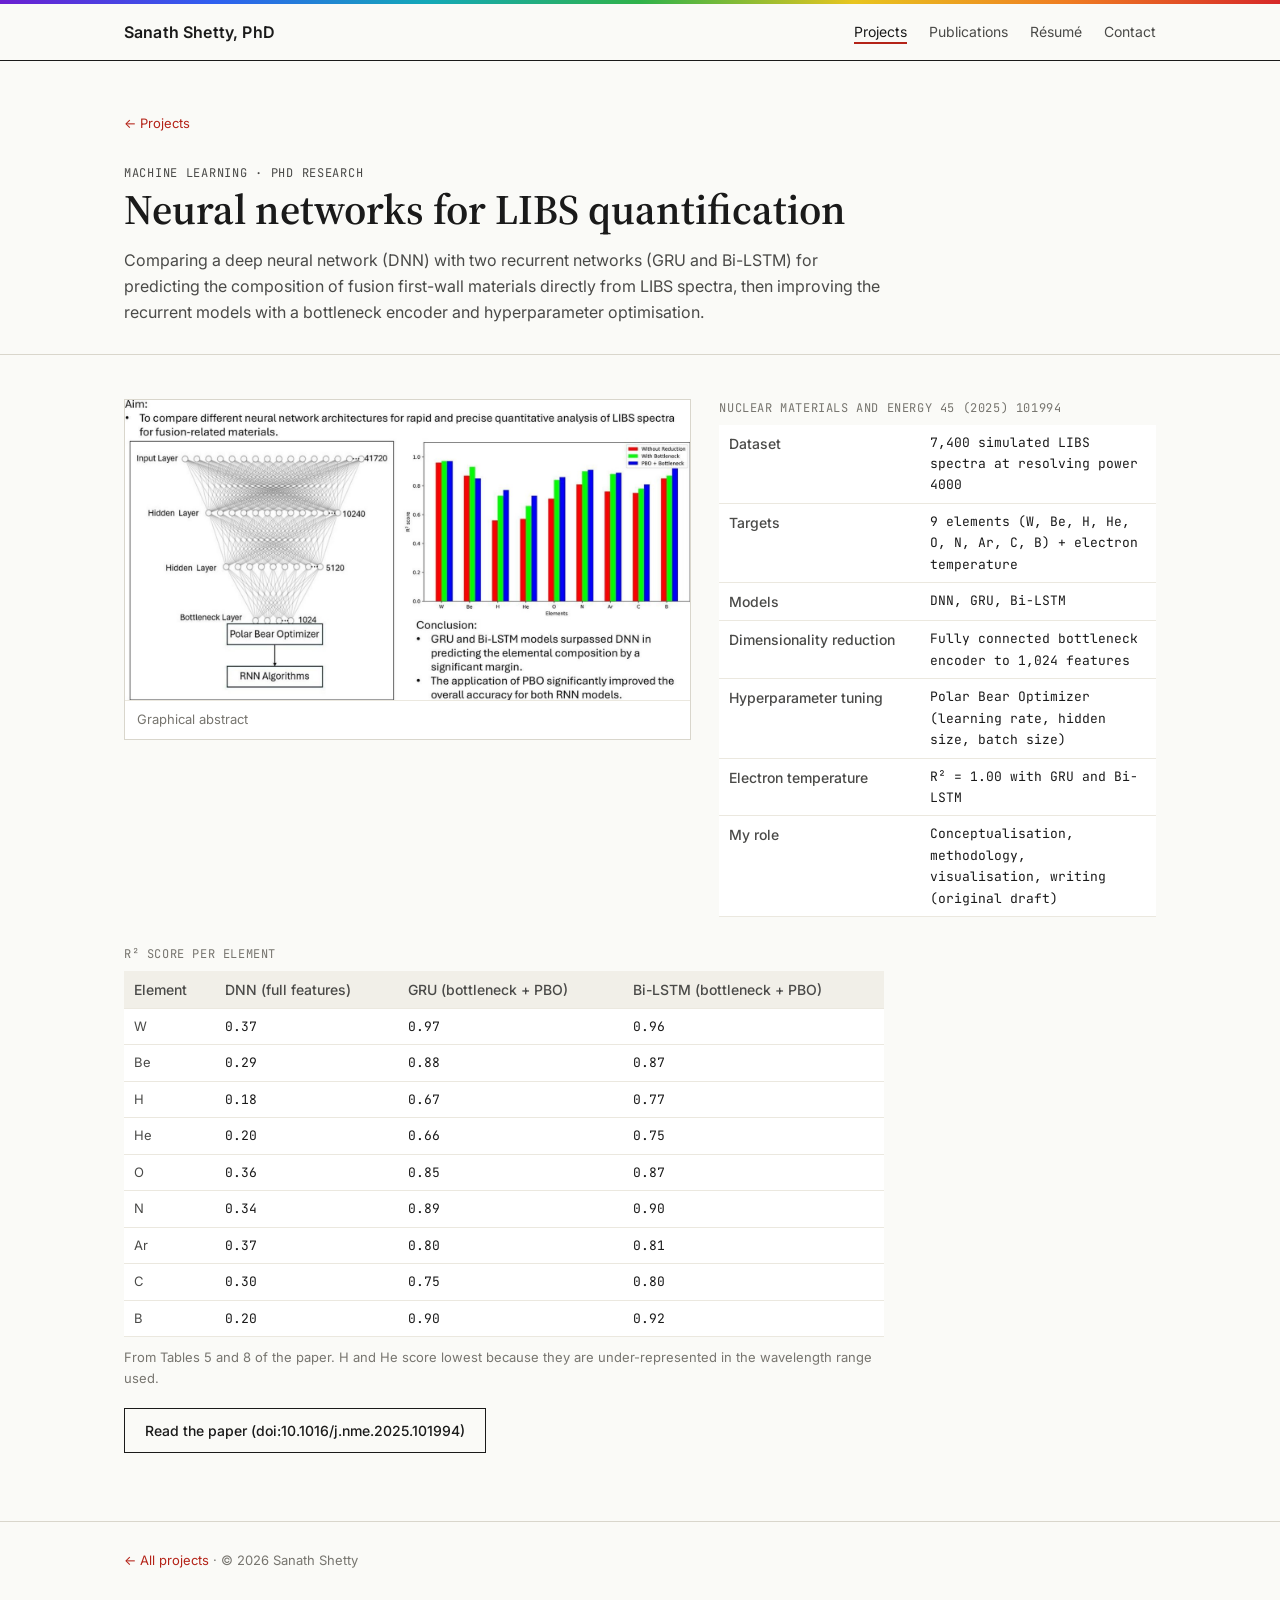
<file: ml.html>
<!DOCTYPE html>
<html lang="en">
<head>
<meta charset="UTF-8">
<meta name="viewport" content="width=device-width, initial-scale=1.0">
<title>Neural networks for LIBS | Sanath Shetty</title>
<link rel="preconnect" href="https://fonts.googleapis.com">
<link rel="preconnect" href="https://fonts.gstatic.com" crossorigin>
<link href="https://fonts.googleapis.com/css2?family=Inter:wght@400;500;600&family=JetBrains+Mono:wght@400;500&family=Source+Serif+4:opsz,wght@8..60,600&display=swap" rel="stylesheet">
<link rel="stylesheet" href="assets/site.css">
</head>
<body>
<div class="spectrum"></div>
<nav class="nav">
  <div class="wrap">
    <a class="brand" href="index.html">Sanath Shetty, PhD</a>
    <ul>
      <li><a href="index.html#projects" class="active">Projects</a></li>
      <li><a href="index.html#publications">Publications</a></li>
      <li><a href="resume.html">Résumé</a></li>
      <li><a href="index.html#contact">Contact</a></li>
    </ul>
  </div>
</nav>
<main>
<header class="page-head"><div class="wrap">
  <a class="crumb" href="index.html#projects">← Projects</a>
  <p class="eyebrow">Machine learning · PhD research</p>
  <h1>Neural networks for LIBS quantification</h1>
  <p>Comparing a deep neural network (DNN) with two recurrent networks (GRU and Bi-LSTM) for predicting the composition of fusion first-wall materials directly from LIBS spectra, then improving the recurrent models with a bottleneck encoder and hyperparameter optimisation.</p>
</div></header>

<section class="study" id="dnn"><div class="wrap">
  <div class="two">
    <figure><img src="images/web/rnn.jpg" alt="Graphical abstract" loading="lazy"><figcaption>Graphical abstract</figcaption></figure>
    <table class="data"><caption>Nuclear Materials and Energy 45 (2025) 101994</caption>
          <tr><th>Dataset</th><td>7,400 simulated LIBS spectra at resolving power 4000</td></tr>
          <tr><th>Targets</th><td>9 elements (W, Be, H, He, O, N, Ar, C, B) + electron temperature</td></tr>
          <tr><th>Models</th><td>DNN, GRU, Bi-LSTM</td></tr>
          <tr><th>Dimensionality reduction</th><td>Fully connected bottleneck encoder to 1,024 features</td></tr>
          <tr><th>Hyperparameter tuning</th><td>Polar Bear Optimizer (learning rate, hidden size, batch size)</td></tr>
          <tr><th>Electron temperature</th><td>R² = 1.00 with GRU and Bi-LSTM</td></tr>
          <tr><th>My role</th><td>Conceptualisation, methodology, visualisation, writing (original draft)</td></tr>
    </table>
  </div>
  <div style="margin-top:28px; max-width:760px">
    <table class="data cols"><caption>R² score per element</caption>
      <tr><th>Element</th><th>DNN (full features)</th><th>GRU (bottleneck + PBO)</th><th>Bi-LSTM (bottleneck + PBO)</th></tr>
      <tr><td>W</td><td>0.37</td><td>0.97</td><td>0.96</td></tr>
      <tr><td>Be</td><td>0.29</td><td>0.88</td><td>0.87</td></tr>
      <tr><td>H</td><td>0.18</td><td>0.67</td><td>0.77</td></tr>
      <tr><td>He</td><td>0.20</td><td>0.66</td><td>0.75</td></tr>
      <tr><td>O</td><td>0.36</td><td>0.85</td><td>0.87</td></tr>
      <tr><td>N</td><td>0.34</td><td>0.89</td><td>0.90</td></tr>
      <tr><td>Ar</td><td>0.37</td><td>0.80</td><td>0.81</td></tr>
      <tr><td>C</td><td>0.30</td><td>0.75</td><td>0.80</td></tr>
      <tr><td>B</td><td>0.20</td><td>0.90</td><td>0.92</td></tr>
    </table>
    <p class="note">From Tables 5 and 8 of the paper. H and He score lowest because they are under-represented in the wavelength range used.</p>
  </div>
  <p class="links"><a class="btn" href="https://doi.org/10.1016/j.nme.2025.101994" target="_blank" rel="noopener">Read the paper (doi:10.1016/j.nme.2025.101994)</a></p>
</div></section>
</main>
<footer><div class="wrap"><a href="index.html#projects">← All projects</a> · © 2026 Sanath Shetty</div></footer>
</body>
</html>
</file>
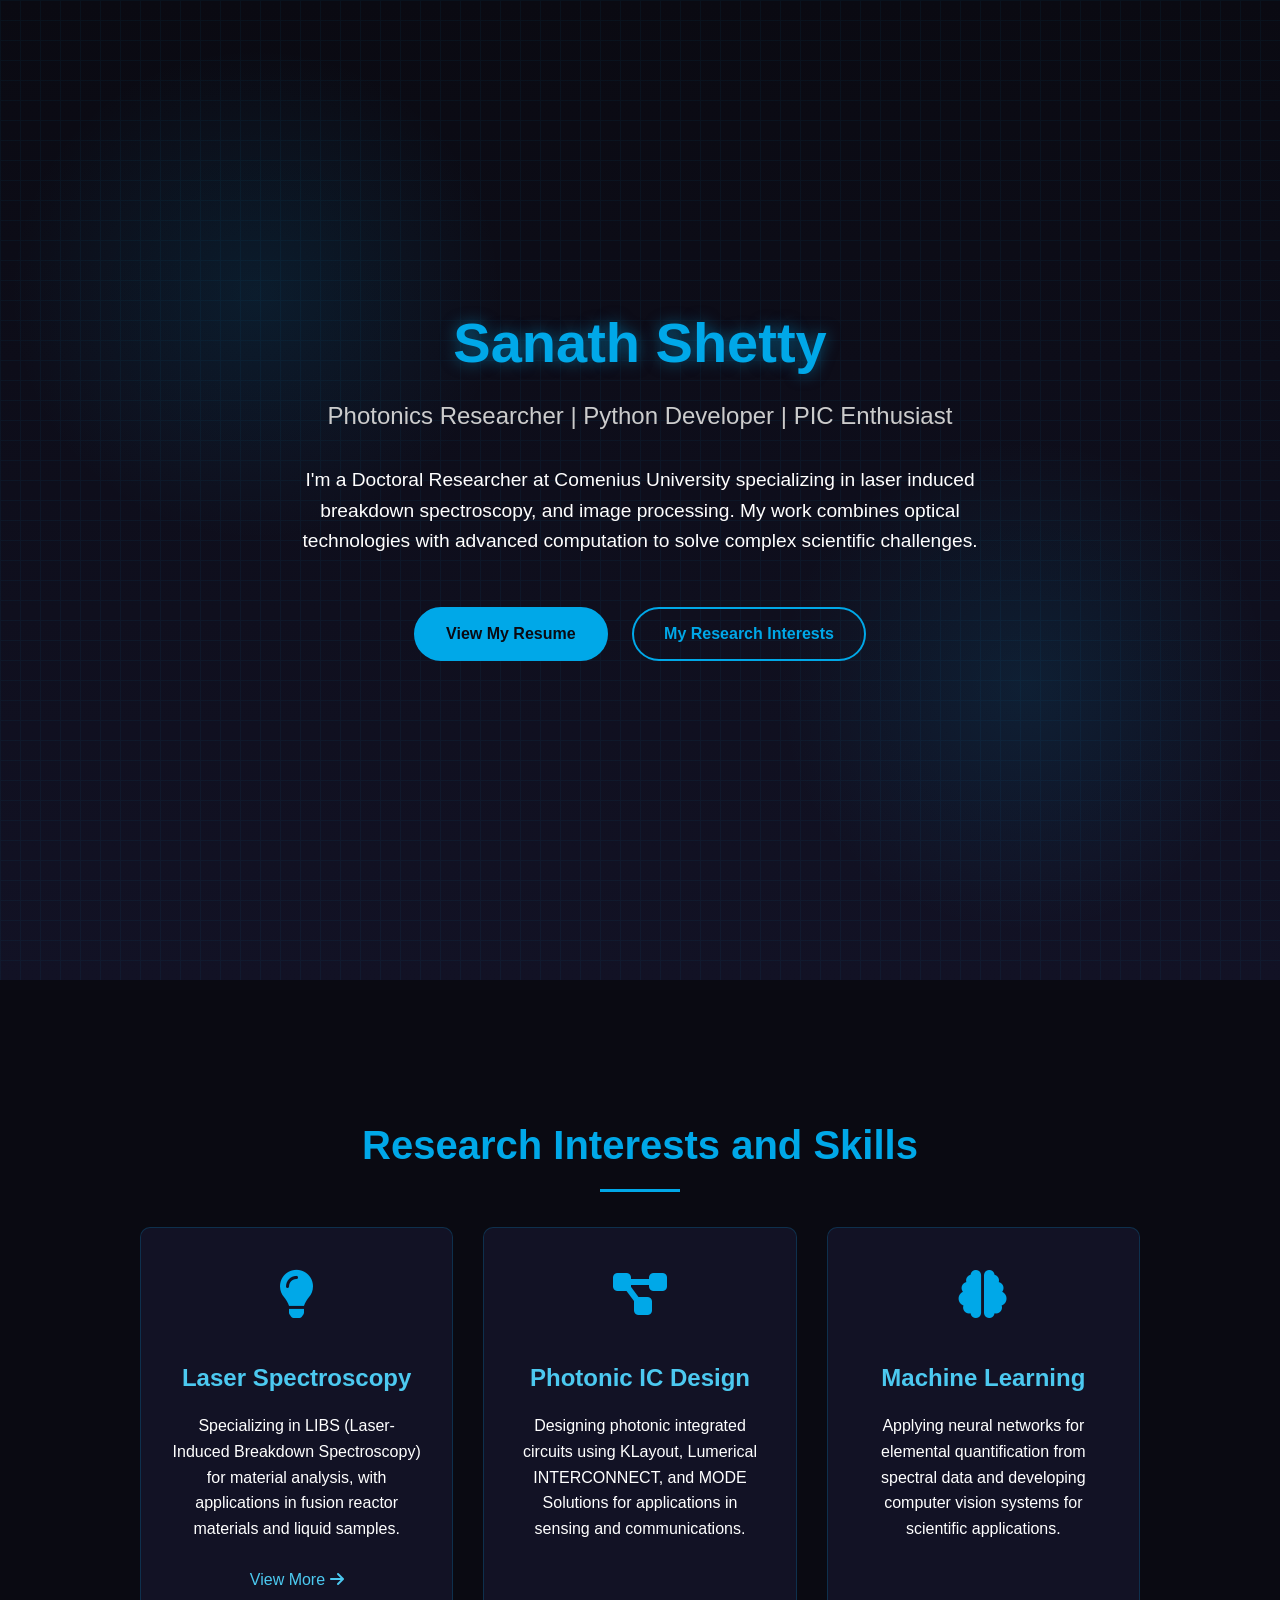
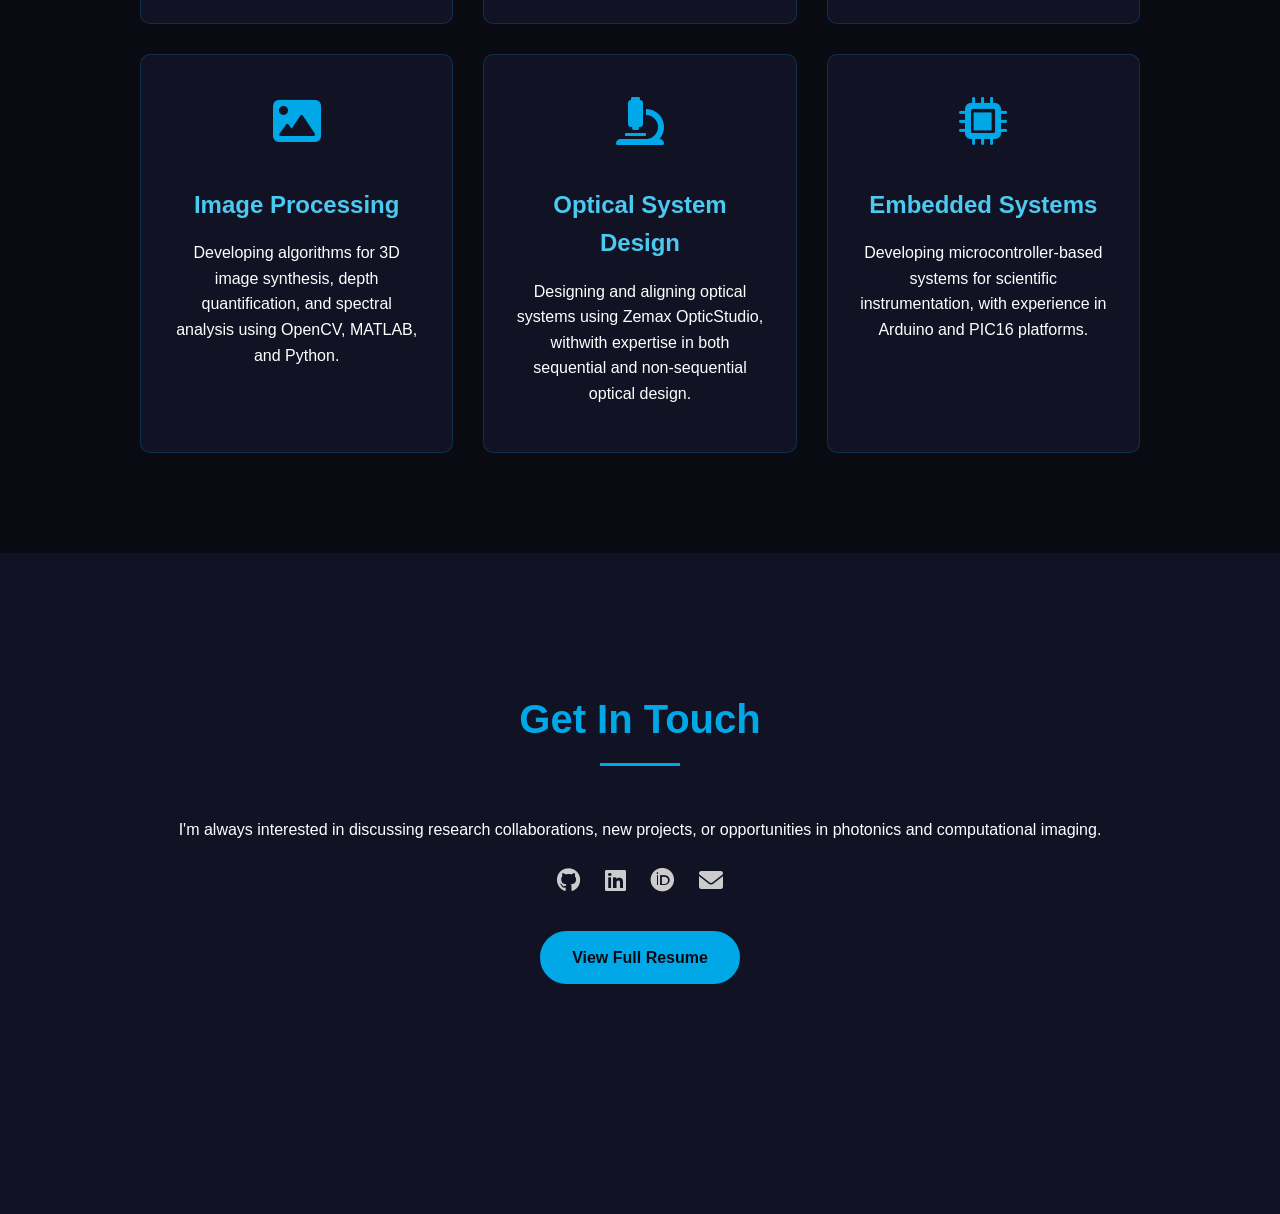
<file: new_ind.html>
<!DOCTYPE html>
<html lang="en">
<head>
    <meta charset="UTF-8">
    <meta name="viewport" content="width=device-width, initial-scale=1.0">
    <title>Sanath Shetty | Photonics Researcher</title>
    <style>
        :root {
            --primary-bg: #0a0a12;
            --secondary-bg: #121225;
            --accent-blue: #00a8e8;
            --accent-light: #4cc9f0;
            --text-primary: #ffffff;
            --text-secondary: #cccccc;
        }
        
        body {
            font-family: 'Segoe UI', Tahoma, Geneva, Verdana, sans-serif;
            background-color: var(--primary-bg);
            color: var(--text-primary);
            margin: 0;
            padding: 0;
            line-height: 1.6;
        }
        
        .container {
            max-width: 1000px;
            margin: 0 auto;
            padding: 20px;
        }
        
        header {
            min-height: 100vh;
            display: flex;
            flex-direction: column;
            justify-content: center;
            align-items: center;
            text-align: center;
            padding: 40px 20px;
            position: relative;
            overflow: hidden;
        }
        
        .hero-content {
            position: relative;
            z-index: 2;
            max-width: 800px;
        }
        
        .hero-bg {
            position: absolute;
            top: 0;
            left: 0;
            width: 100%;
            height: 100%;
            background: 
                radial-gradient(circle at 20% 30%, rgba(0, 168, 232, 0.1) 0%, transparent 20%),
                radial-gradient(circle at 80% 70%, rgba(0, 168, 232, 0.1) 0%, transparent 20%),
                linear-gradient(to bottom, var(--primary-bg), var(--secondary-bg));
            z-index: 1;
        }
        
        .circuit-overlay {
            position: absolute;
            top: 0;
            left: 0;
            width: 100%;
            height: 100%;
            opacity: 0.05;
            background-image: 
                linear-gradient(to right, var(--accent-blue) 1px, transparent 1px),
                linear-gradient(to bottom, var(--accent-blue) 1px, transparent 1px);
            background-size: 20px 20px;
            pointer-events: none;
            z-index: 1;
        }
        
        h1 {
            font-size: 3.5rem;
            margin: 0 0 20px;
            color: var(--accent-blue);
            text-shadow: 0 0 15px rgba(0, 168, 232, 0.5);
            line-height: 1.2;
        }
        
        .tagline {
            font-size: 1.5rem;
            color: var(--text-secondary);
            margin-bottom: 30px;
            font-weight: 300;
        }
        
        .intro-text {
            font-size: 1.2rem;
            margin-bottom: 40px;
            max-width: 700px;
            margin-left: auto;
            margin-right: auto;
        }
        
        .btn {
            display: inline-block;
            padding: 12px 30px;
            background-color: transparent;
            color: var(--accent-blue);
            border: 2px solid var(--accent-blue);
            border-radius: 30px;
            text-decoration: none;
            font-weight: 600;
            margin: 10px;
            transition: all 0.3s ease;
        }
        
        .btn:hover {
            background-color: var(--accent-blue);
            color: var(--primary-bg);
            transform: translateY(-3px);
            box-shadow: 0 5px 15px rgba(0, 168, 232, 0.3);
        }
        
        .btn-primary {
            background-color: var(--accent-blue);
            color: var(--primary-bg);
        }
        
        .btn-primary:hover {
            background-color: var(--accent-light);
            border-color: var(--accent-light);
        }
        
        section {
            padding: 80px 20px;
            text-align: center;
        }
        
        .section-title {
            font-size: 2.5rem;
            color: var(--accent-blue);
            margin-bottom: 50px;
            position: relative;
            display: inline-block;
        }
        
        .section-title::after {
            content: "";
            position: absolute;
            bottom: -15px;
            left: 50%;
            transform: translateX(-50%);
            width: 80px;
            height: 3px;
            background-color: var(--accent-blue);
        }
        
        .interests-grid {
            display: grid;
            grid-template-columns: repeat(auto-fit, minmax(250px, 1fr));
            gap: 30px;
            max-width: 1200px;
            margin: 0 auto;
        }
        
        .interest-card {
            background-color: var(--secondary-bg);
            padding: 30px;
            border-radius: 10px;
            transition: transform 0.3s ease;
            border: 1px solid rgba(0, 168, 232, 0.2);
        }
        
        .interest-card:hover {
            transform: translateY(-10px);
            box-shadow: 0 10px 30px rgba(0, 168, 232, 0.1);
            border-color: var(--accent-blue);
        }
        
        .interest-icon {
            font-size: 3rem;
            color: var(--accent-blue);
            margin-bottom: 20px;
        }
        
        .interest-title {
            font-size: 1.5rem;
            margin-bottom: 15px;
            color: var(--accent-light);
        }
        
        footer {
            text-align: center;
            padding: 40px 20px;
            background-color: var(--secondary-bg);
        }
        
        .social-links {
            margin: 20px 0;
        }
        
        .social-links a {
            color: var(--text-secondary);
            font-size: 1.5rem;
            margin: 0 10px;
            transition: color 0.3s;
        }
        
        .social-links a:hover {
            color: var(--accent-blue);
        }
        
        @media (max-width: 768px) {
            h1 {
                font-size: 2.5rem;
            }
            
            .tagline {
                font-size: 1.2rem;
            }
            
            .section-title {
                font-size: 2rem;
            }
            
            .interests-grid {
                grid-template-columns: 1fr;
            }
        }
    </style>
    <link rel="stylesheet" href="https://cdnjs.cloudflare.com/ajax/libs/font-awesome/6.0.0-beta3/css/all.min.css">
</head>
<body>
    <header>
        <div class="hero-bg"></div>
        <div class="circuit-overlay"></div>
        <div class="hero-content">
            <h1>Sanath Shetty</h1>
            <div class="tagline">Photonics Researcher | Python Developer | PIC Enthusiast</div>
            <div class="intro-text">
                I'm a Doctoral Researcher at Comenius University specializing in laser induced breakdown spectroscopy, and image processing. My work combines optical technologies with advanced computation to solve complex scientific challenges.
            </div>
            <div>
                <a href="resume.html" class="btn btn-primary">View My Resume</a>
                <a href="#interests" class="btn">My Research Interests</a>
            </div>
        </div>
    </header>
    
    <section id="interests">
        <div class="container">
            <h2 class="section-title">Research Interests and Skills</h2>
            <div class="interests-grid">
                <div class="interest-card">
				<div class="interest-icon"><i class="fas fa-lightbulb"></i></div>
				<h3 class="interest-title">Laser Spectroscopy</h3>
				<p>Specializing in LIBS (Laser-Induced Breakdown Spectroscopy) for material analysis, with applications in fusion reactor materials and liquid samples.</p>
				<a href="laser-spectroscopy.html" style="color: var(--accent-light); text-decoration: none; display: inline-block; margin-top: 10px;">
					View More <i class="fas fa-arrow-right"></i>
				</a>
			</div>
                
                <div class="interest-card">
                    <div class="interest-icon"><i class="fas fa-project-diagram"></i></div>
                    <h3 class="interest-title">Photonic IC Design</h3>
                    <p>Designing photonic integrated circuits using KLayout, Lumerical INTERCONNECT, and MODE Solutions for applications in sensing and communications.</p>
                </div>
                
                <div class="interest-card">
                    <div class="interest-icon"><i class="fas fa-brain"></i></div>
                    <h3 class="interest-title">Machine Learning</h3>
                    <p>Applying neural networks for elemental quantification from spectral data and developing computer vision systems for scientific applications.</p>
                </div>
                
                <div class="interest-card">
                    <div class="interest-icon"><i class="fas fa-image"></i></div>
                    <h3 class="interest-title">Image Processing</h3>
                    <p>Developing algorithms for 3D image synthesis, depth quantification, and spectral analysis using OpenCV, MATLAB, and Python.</p>
                </div>
                
                <div class="interest-card">
					<div class="interest-icon"><i class="fas fa-microscope"></i></div>
					<h3 class="interest-title">Optical System Design</h3>
					<p>Designing and aligning optical systems using Zemax OpticStudio, withwith expertise in both sequential and non-sequential optical design.</p>
				</div>
                
                <div class="interest-card">
                    <div class="interest-icon"><i class="fas fa-microchip"></i></div>
                    <h3 class="interest-title">Embedded Systems</h3>
                    <p>Developing microcontroller-based systems for scientific instrumentation, with experience in Arduino and PIC16 platforms.</p>
                </div>
            </div>
        </div>
    </section>
    
    <section id="contact" style="background-color: var(--secondary-bg);">
        <div class="container">
            <h2 class="section-title">Get In Touch</h2>
            <p>I'm always interested in discussing research collaborations, new projects, or opportunities in photonics and computational imaging.</p>
            <div class="social-links">
                <a href="https://github.com/Sanath-JS" target="_blank" title="GitHub"><i class="fab fa-github"></i></a>
                <a href="https://www.linkedin.com/in/sanath-shetty-543a86149" target="_blank" title="LinkedIn"><i class="fab fa-linkedin"></i></a>
                <a href="https://orcid.org/0000-0002-4453-1554" target="_blank" title="ORCID"><i class="fab fa-orcid"></i></a>
                <a href="mailto:sanath7shetty11@gmail.com" title="Email"><i class="fas fa-envelope"></i></a>
            </div>
            <a href="resume.html" class="btn btn-primary">View Full Resume</a>
        </div>
    </section>
    
    <footer>
        <div class="container">
        </div>
    </footer>
</body>
</html>
</file>
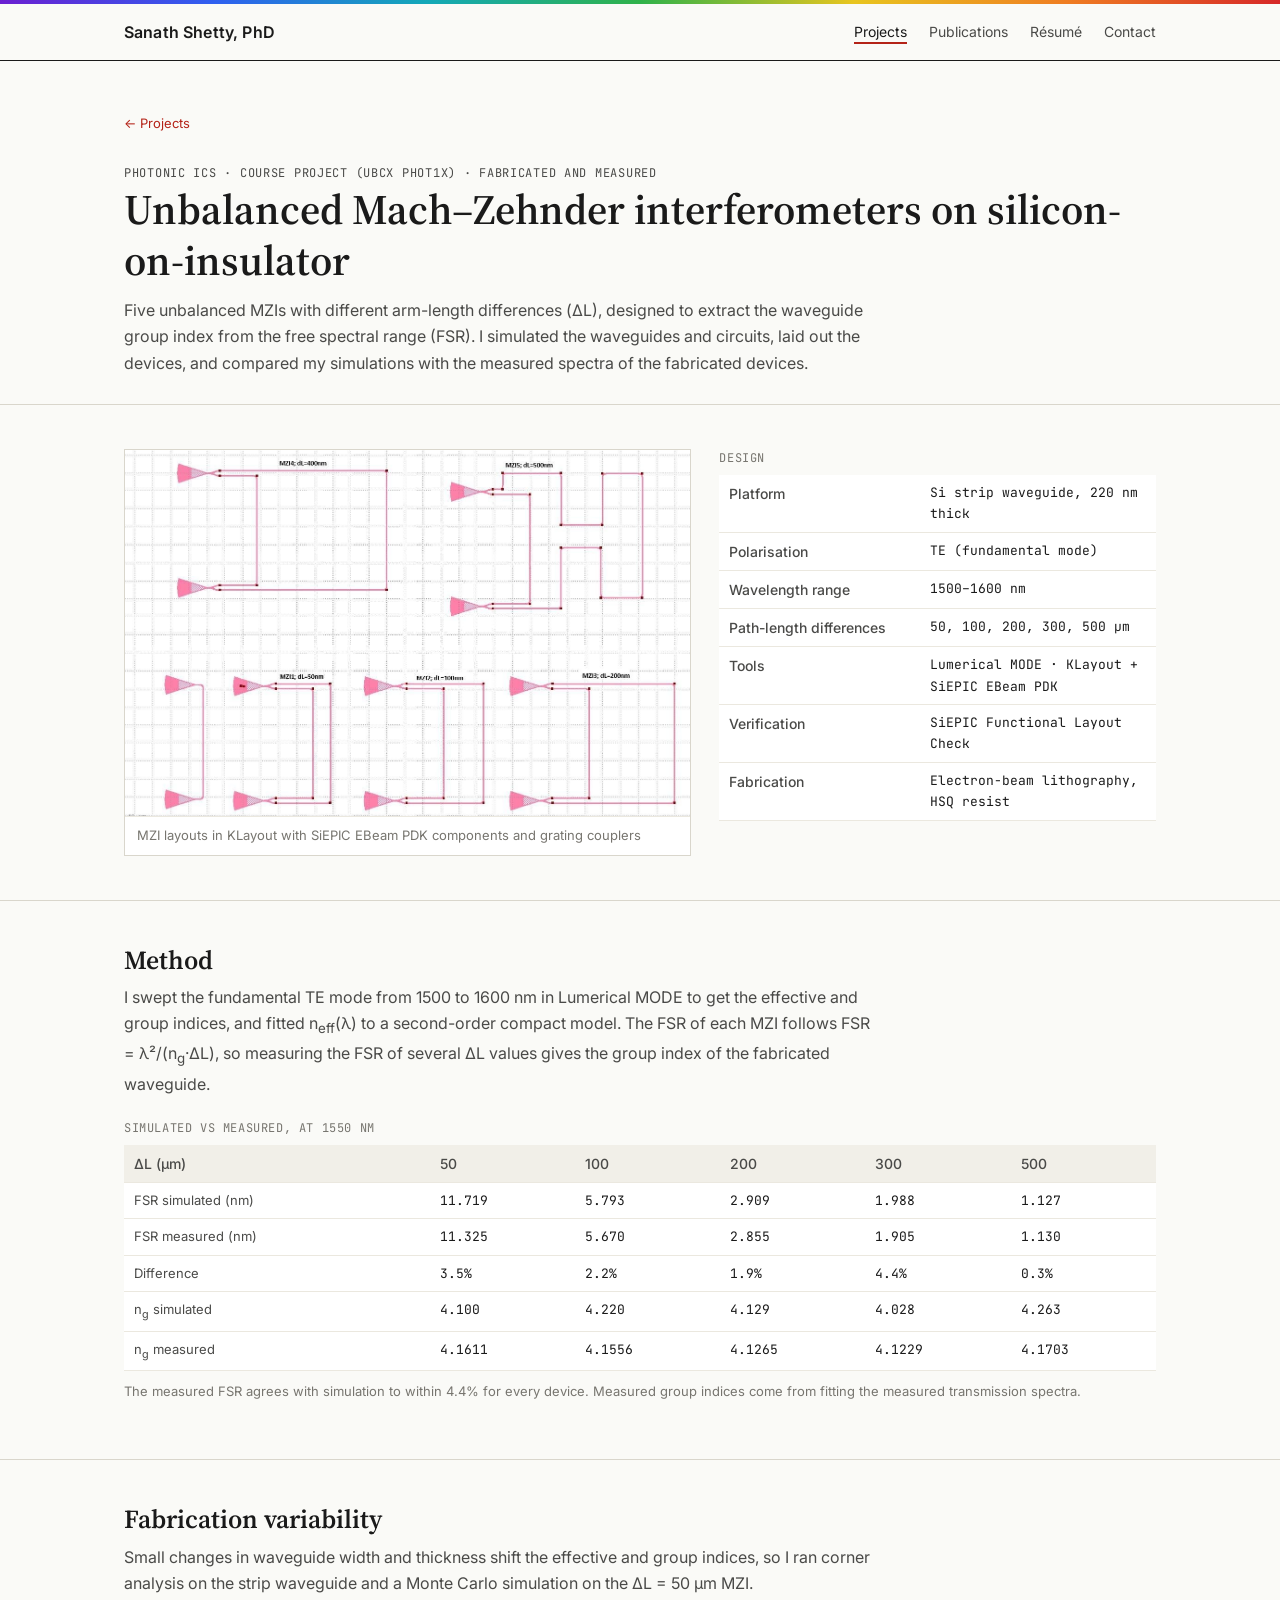
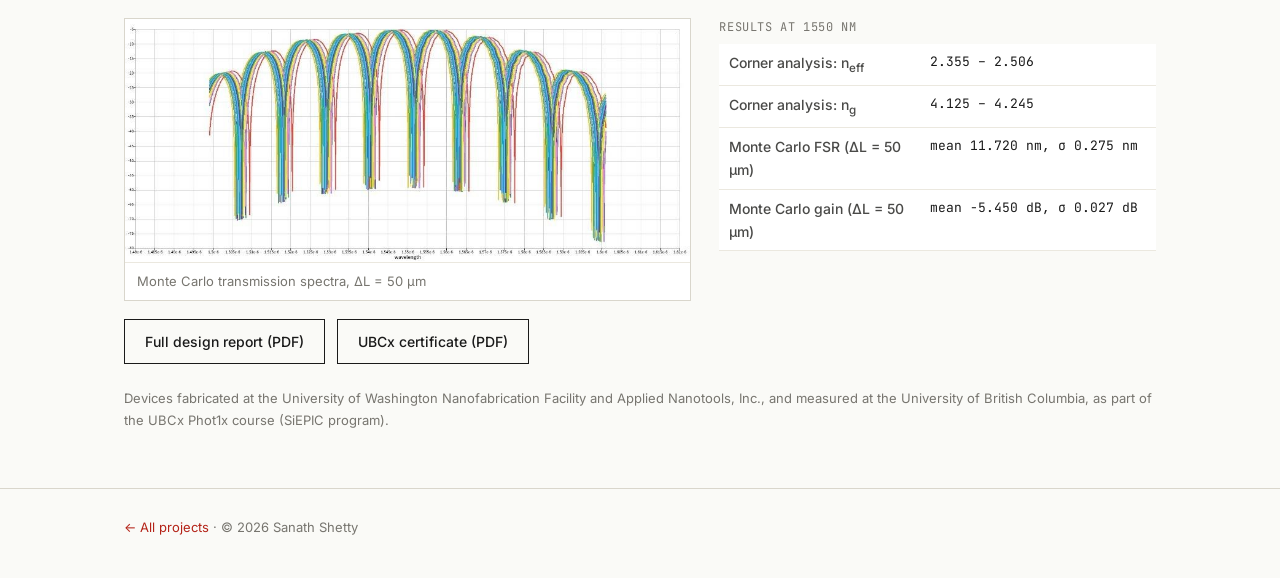
<file: pic.html>
<!DOCTYPE html>
<html lang="en">
<head>
<meta charset="UTF-8">
<meta name="viewport" content="width=device-width, initial-scale=1.0">
<title>Mach–Zehnder interferometers on SOI | Sanath Shetty</title>
<link rel="preconnect" href="https://fonts.googleapis.com">
<link rel="preconnect" href="https://fonts.gstatic.com" crossorigin>
<link href="https://fonts.googleapis.com/css2?family=Inter:wght@400;500;600&family=JetBrains+Mono:wght@400;500&family=Source+Serif+4:opsz,wght@8..60,600&display=swap" rel="stylesheet">
<link rel="stylesheet" href="assets/site.css">
</head>
<body>
<div class="spectrum"></div>
<nav class="nav">
  <div class="wrap">
    <a class="brand" href="index.html">Sanath Shetty, PhD</a>
    <ul>
      <li><a href="index.html#projects" class="active">Projects</a></li>
      <li><a href="index.html#publications">Publications</a></li>
      <li><a href="resume.html">Résumé</a></li>
      <li><a href="index.html#contact">Contact</a></li>
    </ul>
  </div>
</nav>
<main>
<header class="page-head"><div class="wrap">
  <a class="crumb" href="index.html#projects">← Projects</a>
  <p class="eyebrow">Photonic ICs · Course project (UBCx Phot1x) · Fabricated and measured</p>
  <h1>Unbalanced Mach–Zehnder interferometers on silicon-on-insulator</h1>
  <p>Five unbalanced MZIs with different arm-length differences (ΔL), designed to extract the waveguide group index from the free spectral range (FSR). I simulated the waveguides and circuits, laid out the devices, and compared my simulations with the measured spectra of the fabricated devices.</p>
</div></header>

<section class="study"><div class="wrap">
  <div class="two">
    <figure><img src="images/web/mzi_layout.jpg" alt="MZI layouts in KLayout with SiEPIC EBeam PDK components and grating couplers" loading="lazy"><figcaption>MZI layouts in KLayout with SiEPIC EBeam PDK components and grating couplers</figcaption></figure>
    <table class="data"><caption>Design</caption>
          <tr><th>Platform</th><td>Si strip waveguide, 220 nm thick</td></tr>
          <tr><th>Polarisation</th><td>TE (fundamental mode)</td></tr>
          <tr><th>Wavelength range</th><td>1500–1600 nm</td></tr>
          <tr><th>Path-length differences</th><td>50, 100, 200, 300, 500 µm</td></tr>
          <tr><th>Tools</th><td>Lumerical MODE · KLayout + SiEPIC EBeam PDK</td></tr>
          <tr><th>Verification</th><td>SiEPIC Functional Layout Check</td></tr>
          <tr><th>Fabrication</th><td>Electron-beam lithography, HSQ resist</td></tr>
    </table>
  </div>
</div></section>

<section class="study"><div class="wrap">
  <h2>Method</h2>
  <p class="lead">I swept the fundamental TE mode from 1500 to 1600 nm in Lumerical MODE to get the effective and group indices, and fitted n<sub>eff</sub>(λ) to a second-order compact model. The FSR of each MZI follows FSR = λ²/(n<sub>g</sub>·ΔL), so measuring the FSR of several ΔL values gives the group index of the fabricated waveguide.</p>
  <table class="data cols"><caption>Simulated vs measured, at 1550 nm</caption>
          <tr><th>ΔL (µm)</th><th>50</th><th>100</th><th>200</th><th>300</th><th>500</th></tr>
          <tr><td>FSR simulated (nm)</td><td>11.719</td><td>5.793</td><td>2.909</td><td>1.988</td><td>1.127</td></tr>
          <tr><td>FSR measured (nm)</td><td>11.325</td><td>5.670</td><td>2.855</td><td>1.905</td><td>1.130</td></tr>
          <tr><td>Difference</td><td>3.5%</td><td>2.2%</td><td>1.9%</td><td>4.4%</td><td>0.3%</td></tr>
          <tr><td>n<sub>g</sub> simulated</td><td>4.100</td><td>4.220</td><td>4.129</td><td>4.028</td><td>4.263</td></tr>
          <tr><td>n<sub>g</sub> measured</td><td>4.1611</td><td>4.1556</td><td>4.1265</td><td>4.1229</td><td>4.1703</td></tr>
        </table>
  <p class="note">The measured FSR agrees with simulation to within 4.4% for every device. Measured group indices come from fitting the measured transmission spectra.</p>
</div></section>

<section class="study"><div class="wrap">
  <h2>Fabrication variability</h2>
  <p class="lead">Small changes in waveguide width and thickness shift the effective and group indices, so I ran corner analysis on the strip waveguide and a Monte Carlo simulation on the ΔL = 50 µm MZI.</p>
  <div class="two">
    <figure><img src="images/web/mzi_montecarlo.jpg" alt="Monte Carlo transmission spectra, ΔL = 50 µm" loading="lazy"><figcaption>Monte Carlo transmission spectra, ΔL = 50 µm</figcaption></figure>
    <table class="data"><caption>Results at 1550 nm</caption>
          <tr><th>Corner analysis: n<sub>eff</sub></th><td>2.355 – 2.506</td></tr>
          <tr><th>Corner analysis: n<sub>g</sub></th><td>4.125 – 4.245</td></tr>
          <tr><th>Monte Carlo FSR (ΔL = 50 µm)</th><td>mean 11.720 nm, σ 0.275 nm</td></tr>
          <tr><th>Monte Carlo gain (ΔL = 50 µm)</th><td>mean −5.450 dB, σ 0.027 dB</td></tr>
    </table>
  </div>
  <p class="links">
    <a class="btn" href="images/EBeam_SanathShetty.pdf" target="_blank">Full design report (PDF)</a>
    <a class="btn" href="images/UBCxPhot1xCertificate_edX.pdf" target="_blank">UBCx certificate (PDF)</a>
  </p>
  <p class="note">Devices fabricated at the University of Washington Nanofabrication Facility and Applied Nanotools, Inc., and measured at the University of British Columbia, as part of the UBCx Phot1x course (SiEPIC program).</p>
</div></section>
</main>
<footer><div class="wrap"><a href="index.html#projects">← All projects</a> · © 2026 Sanath Shetty</div></footer>
</body>
</html>
</file>
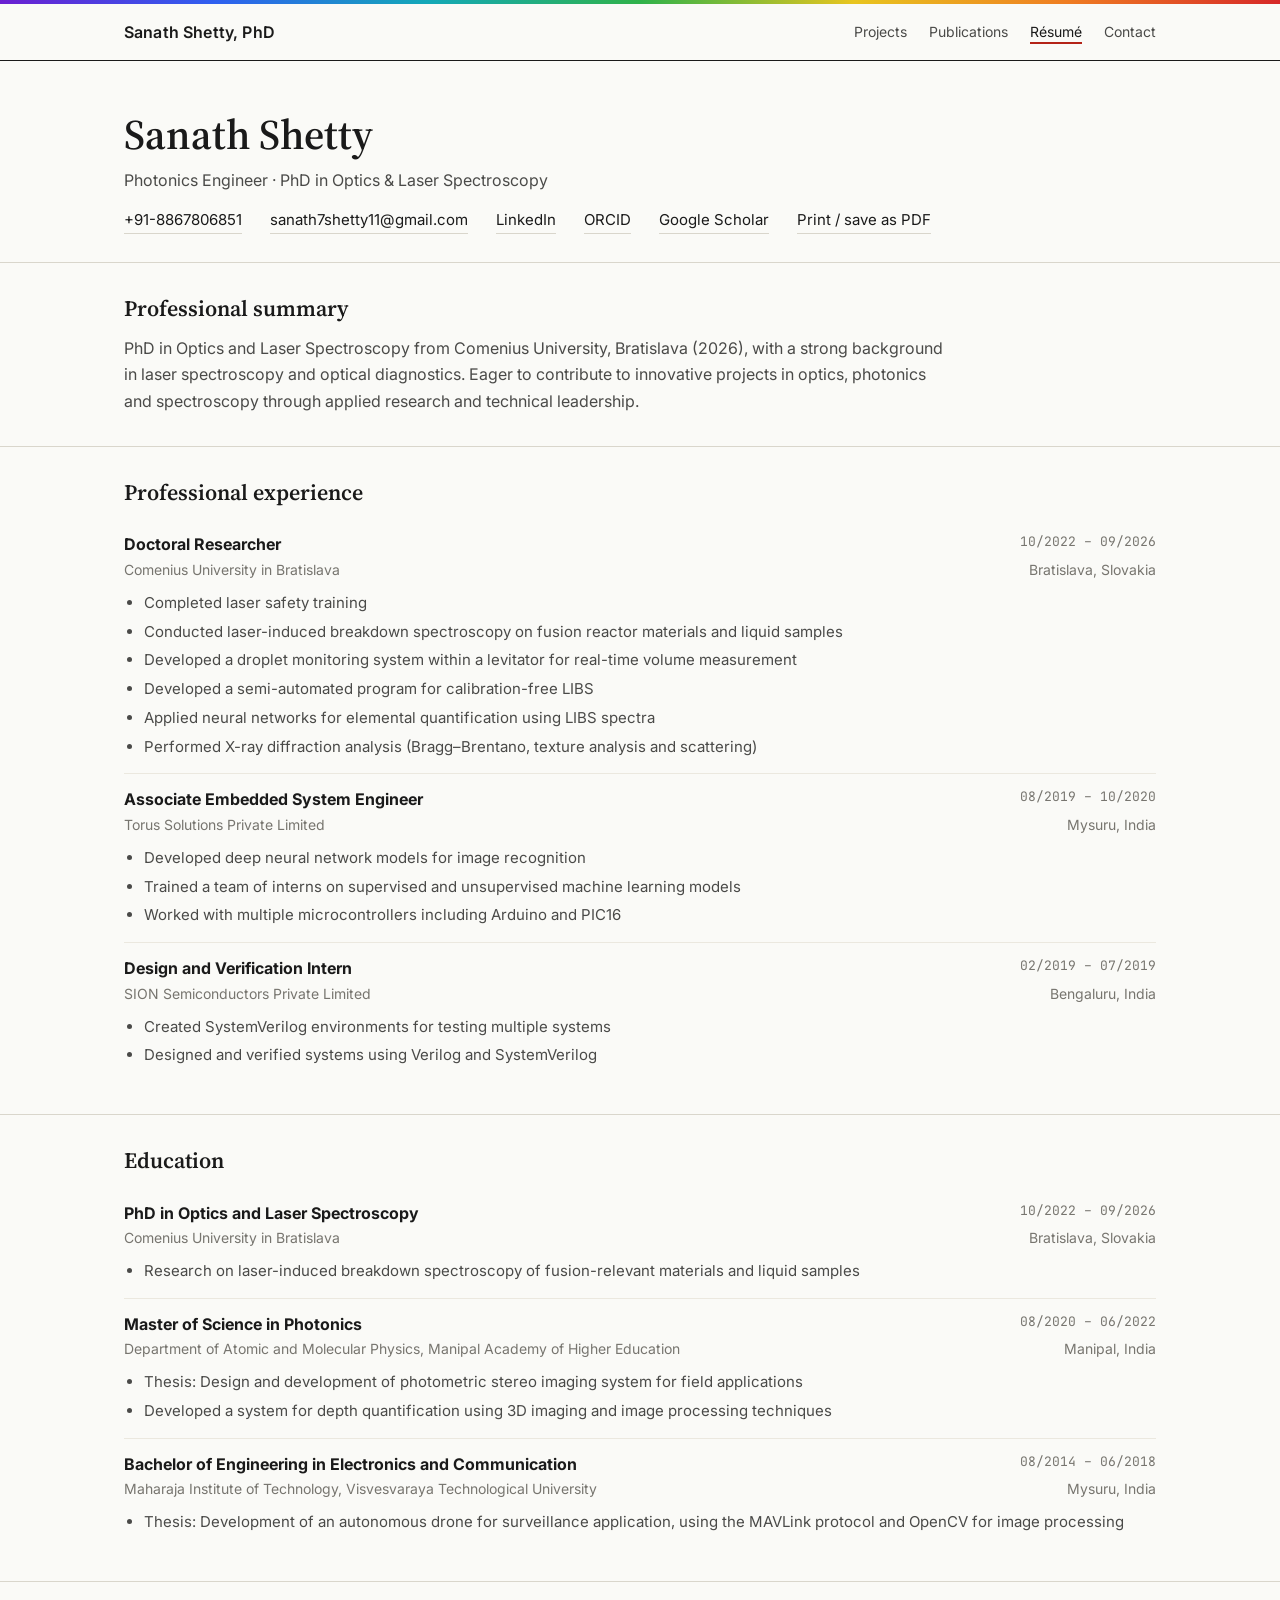
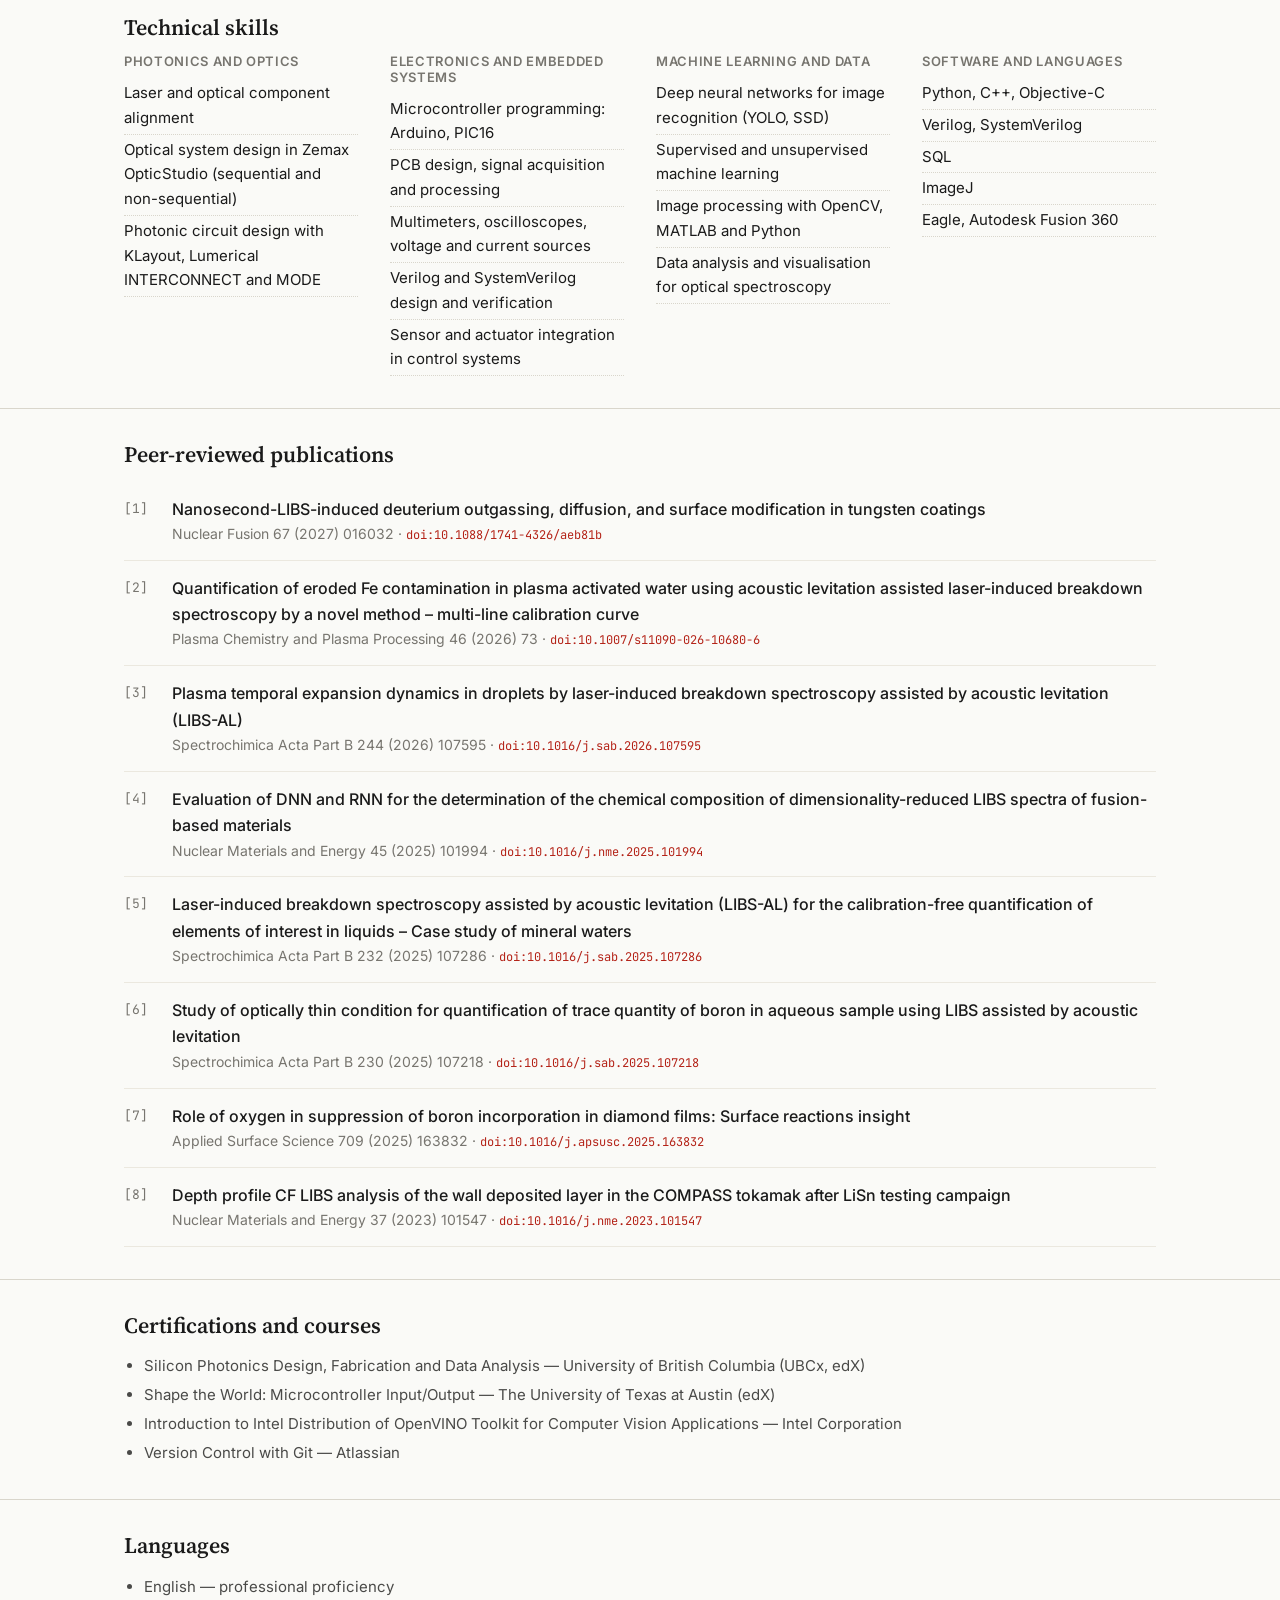
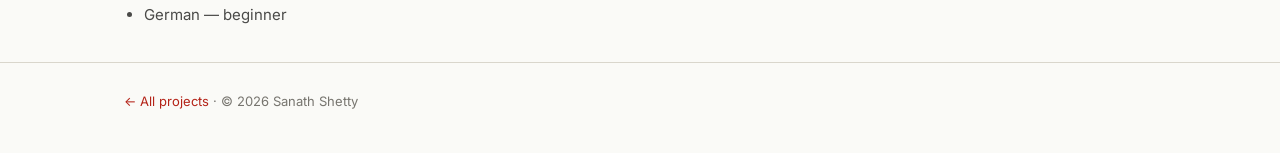
<file: resume.html>
<!DOCTYPE html>
<html lang="en">
<head>
<meta charset="UTF-8">
<meta name="viewport" content="width=device-width, initial-scale=1.0">
<title>Résumé | Sanath Shetty</title>
<link rel="preconnect" href="https://fonts.googleapis.com">
<link rel="preconnect" href="https://fonts.gstatic.com" crossorigin>
<link href="https://fonts.googleapis.com/css2?family=Inter:wght@400;500;600&family=JetBrains+Mono:wght@400;500&family=Source+Serif+4:opsz,wght@8..60,600&display=swap" rel="stylesheet">
<link rel="stylesheet" href="assets/site.css">
</head>
<body>
<div class="spectrum"></div>
<nav class="nav">
  <div class="wrap">
    <a class="brand" href="index.html">Sanath Shetty, PhD</a>
    <ul>
      <li><a href="index.html#projects">Projects</a></li>
      <li><a href="index.html#publications">Publications</a></li>
      <li><a href="resume.html" class="active">Résumé</a></li>
      <li><a href="index.html#contact">Contact</a></li>
    </ul>
  </div>
</nav>
<main>
<header class="page-head cv-head"><div class="wrap">
  <h1>Sanath Shetty</h1>
  <p class="sub" style="margin:8px 0 14px">Photonics Engineer · PhD in Optics &amp; Laser Spectroscopy</p>
  <div class="contact">
    <a href="tel:+918867806851">+91-8867806851</a>
    <a href="mailto:sanath7shetty11@gmail.com">sanath7shetty11@gmail.com</a>
    <a href="https://www.linkedin.com/in/sanath-shetty-543a86149" target="_blank" rel="noopener">LinkedIn</a>
    <a href="https://orcid.org/0000-0002-4453-1554" target="_blank" rel="noopener">ORCID</a>
    <a href="https://scholar.google.com/citations?user=viD-7rMAAAAJ&amp;hl=en" target="_blank" rel="noopener">Google Scholar</a>
    <a href="#" onclick="window.print();return false;" class="noprint">Print / save as PDF</a>
  </div>
</div></header>

<section class="cv"><div class="wrap">
  <h2>Professional summary</h2>
  <p>PhD in Optics and Laser Spectroscopy from Comenius University, Bratislava (2026), with a strong background in laser spectroscopy and optical diagnostics. Eager to contribute to innovative projects in optics, photonics and spectroscopy through applied research and technical leadership.</p>
</div></section>

<section class="cv"><div class="wrap">
  <h2>Professional experience</h2>
  <div class="cv-item"><div class="cv-row"><b>Doctoral Researcher</b><span class="cv-date">10/2022 – 09/2026</span></div><div class="cv-row cv-org"><span>Comenius University in Bratislava</span><span>Bratislava, Slovakia</span></div><ul><li>Completed laser safety training</li><li>Conducted laser-induced breakdown spectroscopy on fusion reactor materials and liquid samples</li><li>Developed a droplet monitoring system within a levitator for real-time volume measurement</li><li>Developed a semi-automated program for calibration-free LIBS</li><li>Applied neural networks for elemental quantification using LIBS spectra</li><li>Performed X-ray diffraction analysis (Bragg–Brentano, texture analysis and scattering)</li></ul></div>
  <div class="cv-item"><div class="cv-row"><b>Associate Embedded System Engineer</b><span class="cv-date">08/2019 – 10/2020</span></div><div class="cv-row cv-org"><span>Torus Solutions Private Limited</span><span>Mysuru, India</span></div><ul><li>Developed deep neural network models for image recognition</li><li>Trained a team of interns on supervised and unsupervised machine learning models</li><li>Worked with multiple microcontrollers including Arduino and PIC16</li></ul></div>
  <div class="cv-item"><div class="cv-row"><b>Design and Verification Intern</b><span class="cv-date">02/2019 – 07/2019</span></div><div class="cv-row cv-org"><span>SION Semiconductors Private Limited</span><span>Bengaluru, India</span></div><ul><li>Created SystemVerilog environments for testing multiple systems</li><li>Designed and verified systems using Verilog and SystemVerilog</li></ul></div>
</div></section>

<section class="cv"><div class="wrap">
  <h2>Education</h2>
  <div class="cv-item"><div class="cv-row"><b>PhD in Optics and Laser Spectroscopy</b><span class="cv-date">10/2022 – 09/2026</span></div><div class="cv-row cv-org"><span>Comenius University in Bratislava</span><span>Bratislava, Slovakia</span></div><ul><li>Research on laser-induced breakdown spectroscopy of fusion-relevant materials and liquid samples</li></ul></div>
  <div class="cv-item"><div class="cv-row"><b>Master of Science in Photonics</b><span class="cv-date">08/2020 – 06/2022</span></div><div class="cv-row cv-org"><span>Department of Atomic and Molecular Physics, Manipal Academy of Higher Education</span><span>Manipal, India</span></div><ul><li>Thesis: Design and development of photometric stereo imaging system for field applications</li><li>Developed a system for depth quantification using 3D imaging and image processing techniques</li></ul></div>
  <div class="cv-item"><div class="cv-row"><b>Bachelor of Engineering in Electronics and Communication</b><span class="cv-date">08/2014 – 06/2018</span></div><div class="cv-row cv-org"><span>Maharaja Institute of Technology, Visvesvaraya Technological University</span><span>Mysuru, India</span></div><ul><li>Thesis: Development of an autonomous drone for surveillance application, using the MAVLink protocol and OpenCV for image processing</li></ul></div>
</div></section>

<section class="cv"><div class="wrap">
  <h2>Technical skills</h2>
  <div class="skills">
    <div><h3>Photonics and optics</h3><ul><li>Laser and optical component alignment</li><li>Optical system design in Zemax OpticStudio (sequential and non-sequential)</li><li>Photonic circuit design with KLayout, Lumerical INTERCONNECT and MODE</li></ul></div>
    <div><h3>Electronics and embedded systems</h3><ul><li>Microcontroller programming: Arduino, PIC16</li><li>PCB design, signal acquisition and processing</li><li>Multimeters, oscilloscopes, voltage and current sources</li><li>Verilog and SystemVerilog design and verification</li><li>Sensor and actuator integration in control systems</li></ul></div>
    <div><h3>Machine learning and data</h3><ul><li>Deep neural networks for image recognition (YOLO, SSD)</li><li>Supervised and unsupervised machine learning</li><li>Image processing with OpenCV, MATLAB and Python</li><li>Data analysis and visualisation for optical spectroscopy</li></ul></div>
    <div><h3>Software and languages</h3><ul><li>Python, C++, Objective-C</li><li>Verilog, SystemVerilog</li><li>SQL</li><li>ImageJ</li><li>Eagle, Autodesk Fusion 360</li></ul></div>
  </div>
</div></section>

<section class="cv"><div class="wrap">
  <h2>Peer-reviewed publications</h2>
  <ol class="pubs"><li><div><div class="t">Nanosecond-LIBS-induced deuterium outgassing, diffusion, and surface modification in tungsten coatings</div><div class="j">Nuclear Fusion 67 (2027) 016032 · <a href="https://doi.org/10.1088/1741-4326/aeb81b" target="_blank" rel="noopener">doi:10.1088/1741-4326/aeb81b</a></div></div></li><li><div><div class="t">Quantification of eroded Fe contamination in plasma activated water using acoustic levitation assisted laser-induced breakdown spectroscopy by a novel method – multi-line calibration curve</div><div class="j">Plasma Chemistry and Plasma Processing 46 (2026) 73 · <a href="https://doi.org/10.1007/s11090-026-10680-6" target="_blank" rel="noopener">doi:10.1007/s11090-026-10680-6</a></div></div></li><li><div><div class="t">Plasma temporal expansion dynamics in droplets by laser-induced breakdown spectroscopy assisted by acoustic levitation (LIBS-AL)</div><div class="j">Spectrochimica Acta Part B 244 (2026) 107595 · <a href="https://doi.org/10.1016/j.sab.2026.107595" target="_blank" rel="noopener">doi:10.1016/j.sab.2026.107595</a></div></div></li><li><div><div class="t">Evaluation of DNN and RNN for the determination of the chemical composition of dimensionality-reduced LIBS spectra of fusion-based materials</div><div class="j">Nuclear Materials and Energy 45 (2025) 101994 · <a href="https://doi.org/10.1016/j.nme.2025.101994" target="_blank" rel="noopener">doi:10.1016/j.nme.2025.101994</a></div></div></li><li><div><div class="t">Laser-induced breakdown spectroscopy assisted by acoustic levitation (LIBS-AL) for the calibration-free quantification of elements of interest in liquids – Case study of mineral waters</div><div class="j">Spectrochimica Acta Part B 232 (2025) 107286 · <a href="https://doi.org/10.1016/j.sab.2025.107286" target="_blank" rel="noopener">doi:10.1016/j.sab.2025.107286</a></div></div></li><li><div><div class="t">Study of optically thin condition for quantification of trace quantity of boron in aqueous sample using LIBS assisted by acoustic levitation</div><div class="j">Spectrochimica Acta Part B 230 (2025) 107218 · <a href="https://doi.org/10.1016/j.sab.2025.107218" target="_blank" rel="noopener">doi:10.1016/j.sab.2025.107218</a></div></div></li><li><div><div class="t">Role of oxygen in suppression of boron incorporation in diamond films: Surface reactions insight</div><div class="j">Applied Surface Science 709 (2025) 163832 · <a href="https://doi.org/10.1016/j.apsusc.2025.163832" target="_blank" rel="noopener">doi:10.1016/j.apsusc.2025.163832</a></div></div></li><li><div><div class="t">Depth profile CF LIBS analysis of the wall deposited layer in the COMPASS tokamak after LiSn testing campaign</div><div class="j">Nuclear Materials and Energy 37 (2023) 101547 · <a href="https://doi.org/10.1016/j.nme.2023.101547" target="_blank" rel="noopener">doi:10.1016/j.nme.2023.101547</a></div></div></li></ol>
</div></section>

<section class="cv"><div class="wrap">
  <h2>Certifications and courses</h2>
  <ul class="plain">
    <li>Silicon Photonics Design, Fabrication and Data Analysis — University of British Columbia (UBCx, edX)</li>
    <li>Shape the World: Microcontroller Input/Output — The University of Texas at Austin (edX)</li>
    <li>Introduction to Intel Distribution of OpenVINO Toolkit for Computer Vision Applications — Intel Corporation</li>
    <li>Version Control with Git — Atlassian</li>
  </ul>
</div></section>

<section class="cv"><div class="wrap">
  <h2>Languages</h2>
  <ul class="plain"><li>English — professional proficiency</li><li>German — beginner</li></ul>
</div></section>
</main>
<footer><div class="wrap"><a href="index.html#projects">← All projects</a> · © 2026 Sanath Shetty</div></footer>
</body>
</html>
</file>
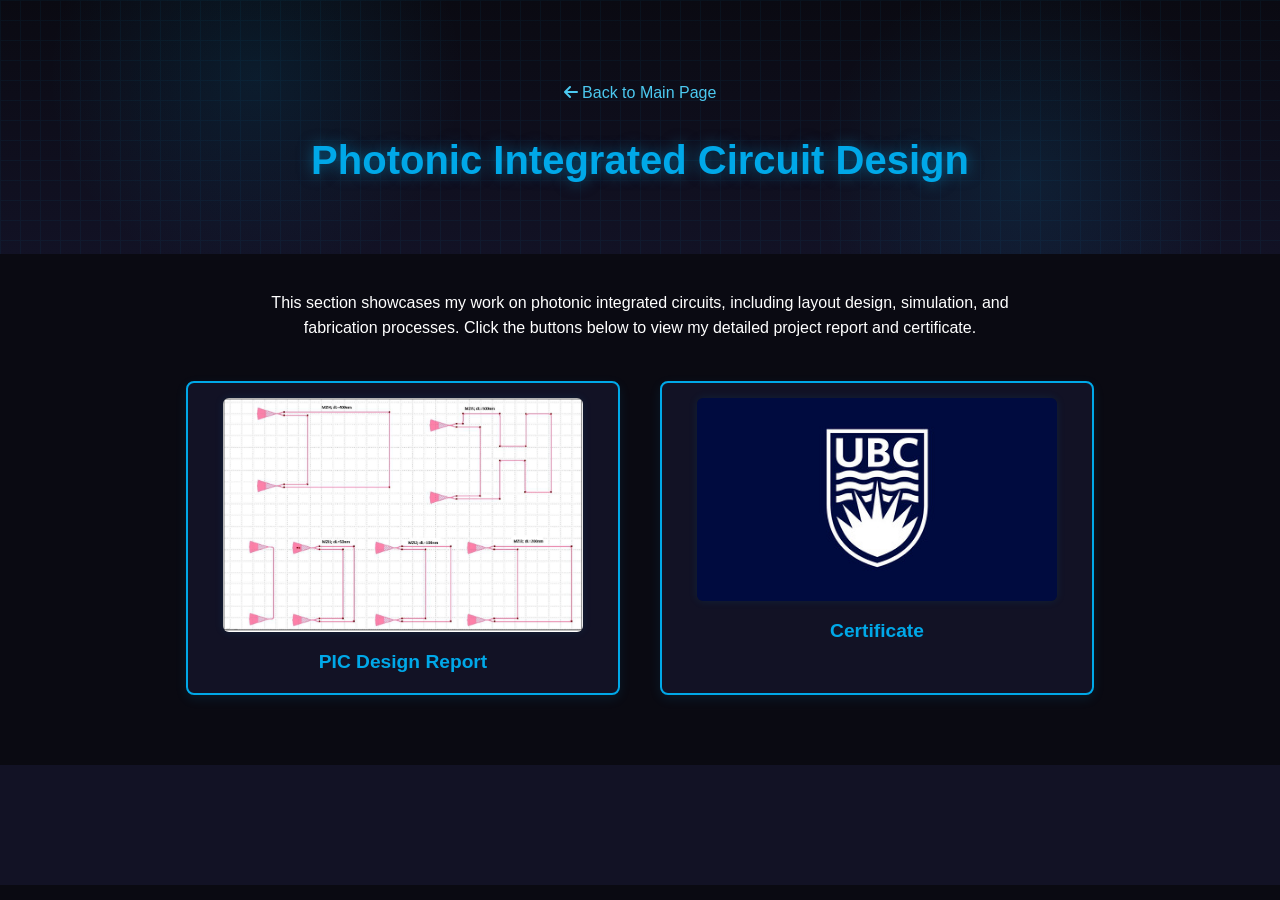
<file: test.html>
<!DOCTYPE html>
<html lang="en">
<head>
    <meta charset="UTF-8" />
    <meta name="viewport" content="width=device-width, initial-scale=1" />
    <title>Sanath Shetty | Photonic IC Design</title>
    <style>
        :root {
            --primary-bg: #0a0a12;
            --secondary-bg: #121225;
            --accent-blue: #00a8e8;
            --accent-light: #4cc9f0;
            --text-primary: #ffffff;
            --text-secondary: #cccccc;
        }

        body {
            font-family: 'Segoe UI', Tahoma, Geneva, Verdana, sans-serif;
            background-color: var(--primary-bg);
            color: var(--text-primary);
            margin: 0;
            padding: 0;
            line-height: 1.6;
        }

        .container {
            max-width: 1000px;
            margin: 0 auto;
            padding: 20px;
        }

        header {
            padding: 60px 20px 40px;
            text-align: center;
            position: relative;
            overflow: hidden;
        }

        .hero-bg {
            position: absolute;
            top: 0;
            left: 0;
            width: 100%;
            height: 100%;
            background:
                radial-gradient(circle at 20% 30%, rgba(0, 168, 232, 0.1) 0%, transparent 20%),
                radial-gradient(circle at 80% 70%, rgba(0, 168, 232, 0.1) 0%, transparent 20%),
                linear-gradient(to bottom, var(--primary-bg), var(--secondary-bg));
            z-index: 1;
        }

        .circuit-overlay {
            position: absolute;
            top: 0;
            left: 0;
            width: 100%;
            height: 100%;
            opacity: 0.05;
            background-image:
                linear-gradient(to right, var(--accent-blue) 1px, transparent 1px),
                linear-gradient(to bottom, var(--accent-blue) 1px, transparent 1px);
            background-size: 20px 20px;
            pointer-events: none;
            z-index: 1;
        }

        h1 {
            font-size: 2.5rem;
            margin: 0 0 10px;
            color: var(--accent-blue);
            text-shadow: 0 0 15px rgba(0, 168, 232, 0.5);
            line-height: 1.2;
            position: relative;
            z-index: 2;
        }

        .back-link {
            display: inline-block;
            margin-bottom: 30px;
            color: var(--accent-light);
            text-decoration: none;
            transition: color 0.3s;
            z-index: 2;
            position: relative;
        }

        .back-link:hover {
            color: var(--accent-blue);
        }

        .description {
            max-width: 800px;
            margin: 0 auto 40px;
            text-align: center;
        }

        .button-wrapper {
            text-align: center;
            margin-top: 30px;
            display: flex;
            justify-content: center;
            gap: 40px;
            flex-wrap: wrap;
        }

        .pdf-button {
            display: flex;
            flex-direction: column;
            align-items: center;
            padding: 15px 25px;
            background-color: var(--secondary-bg);
            border: 2px solid var(--accent-blue);
            border-radius: 8px;
            text-decoration: none;
            color: var(--accent-blue);
            font-weight: 600;
            transition: all 0.3s ease;
            box-shadow: 0 4px 12px rgba(0, 168, 232, 0.1);
            width: 380px;
        }

        .pdf-button:hover {
            background-color: var(--accent-blue);
            color: var(--primary-bg);
            transform: translateY(-3px);
        }

        .pdf-button img {
            width: 360px;
            height: auto;
            margin-bottom: 15px;
            border-radius: 6px;
            box-shadow: 0 0 10px rgba(0, 168, 232, 0.1);
        }

        .pdf-label {
            text-align: center;
            font-size: 1.2rem;
        }

        footer {
            text-align: center;
            padding: 40px 20px;
            background-color: var(--secondary-bg);
            margin-top: 50px;
        }

        @media (max-width: 768px) {
            h1 {
                font-size: 2rem;
            }

            .button-wrapper {
                flex-direction: column;
                gap: 30px;
            }

            .pdf-button {
                width: 100%;
                max-width: 380px;
            }
        }
    </style>
    <link
        rel="stylesheet"
        href="https://cdnjs.cloudflare.com/ajax/libs/font-awesome/6.0.0-beta3/css/all.min.css"
    />
</head>
<body>
    <header>
        <div class="hero-bg"></div>
        <div class="circuit-overlay"></div>
        <div class="container">
            <a href="index.html" class="back-link"><i class="fas fa-arrow-left"></i> Back to Main Page</a>
            <h1>Photonic Integrated Circuit Design</h1>
        </div>
    </header>

    <main class="container">
        <div class="description">
            <p>
                This section showcases my work on photonic integrated circuits,
                including layout design, simulation, and fabrication processes.
                Click the buttons below to view my detailed project report and certificate.
            </p>
        </div>

        <div class="button-wrapper">
            <a
                class="pdf-button"
                href="images/EBeam_SanathShetty.pdf"
                target="_blank"
                rel="noopener noreferrer"
            >
                <img src="images/pic.png" alt="PIC Report Thumbnail" />
                <div class="pdf-label">PIC Design Report</div>
            </a>

            <a
                class="pdf-button"
                href="images/UBCxPhot1xCertificate_edX.pdf"
                target="_blank"
                rel="noopener noreferrer"
            >
                <img src="images/ubc.jpg" alt="Certificate Thumbnail" />
                <div class="pdf-label">Certificate</div>
            </a>
        </div>
    </main>

    <footer>
        <div class="container">
            <!-- Optional footer content -->
        </div>
    </footer>
</body>
</html>
</file>
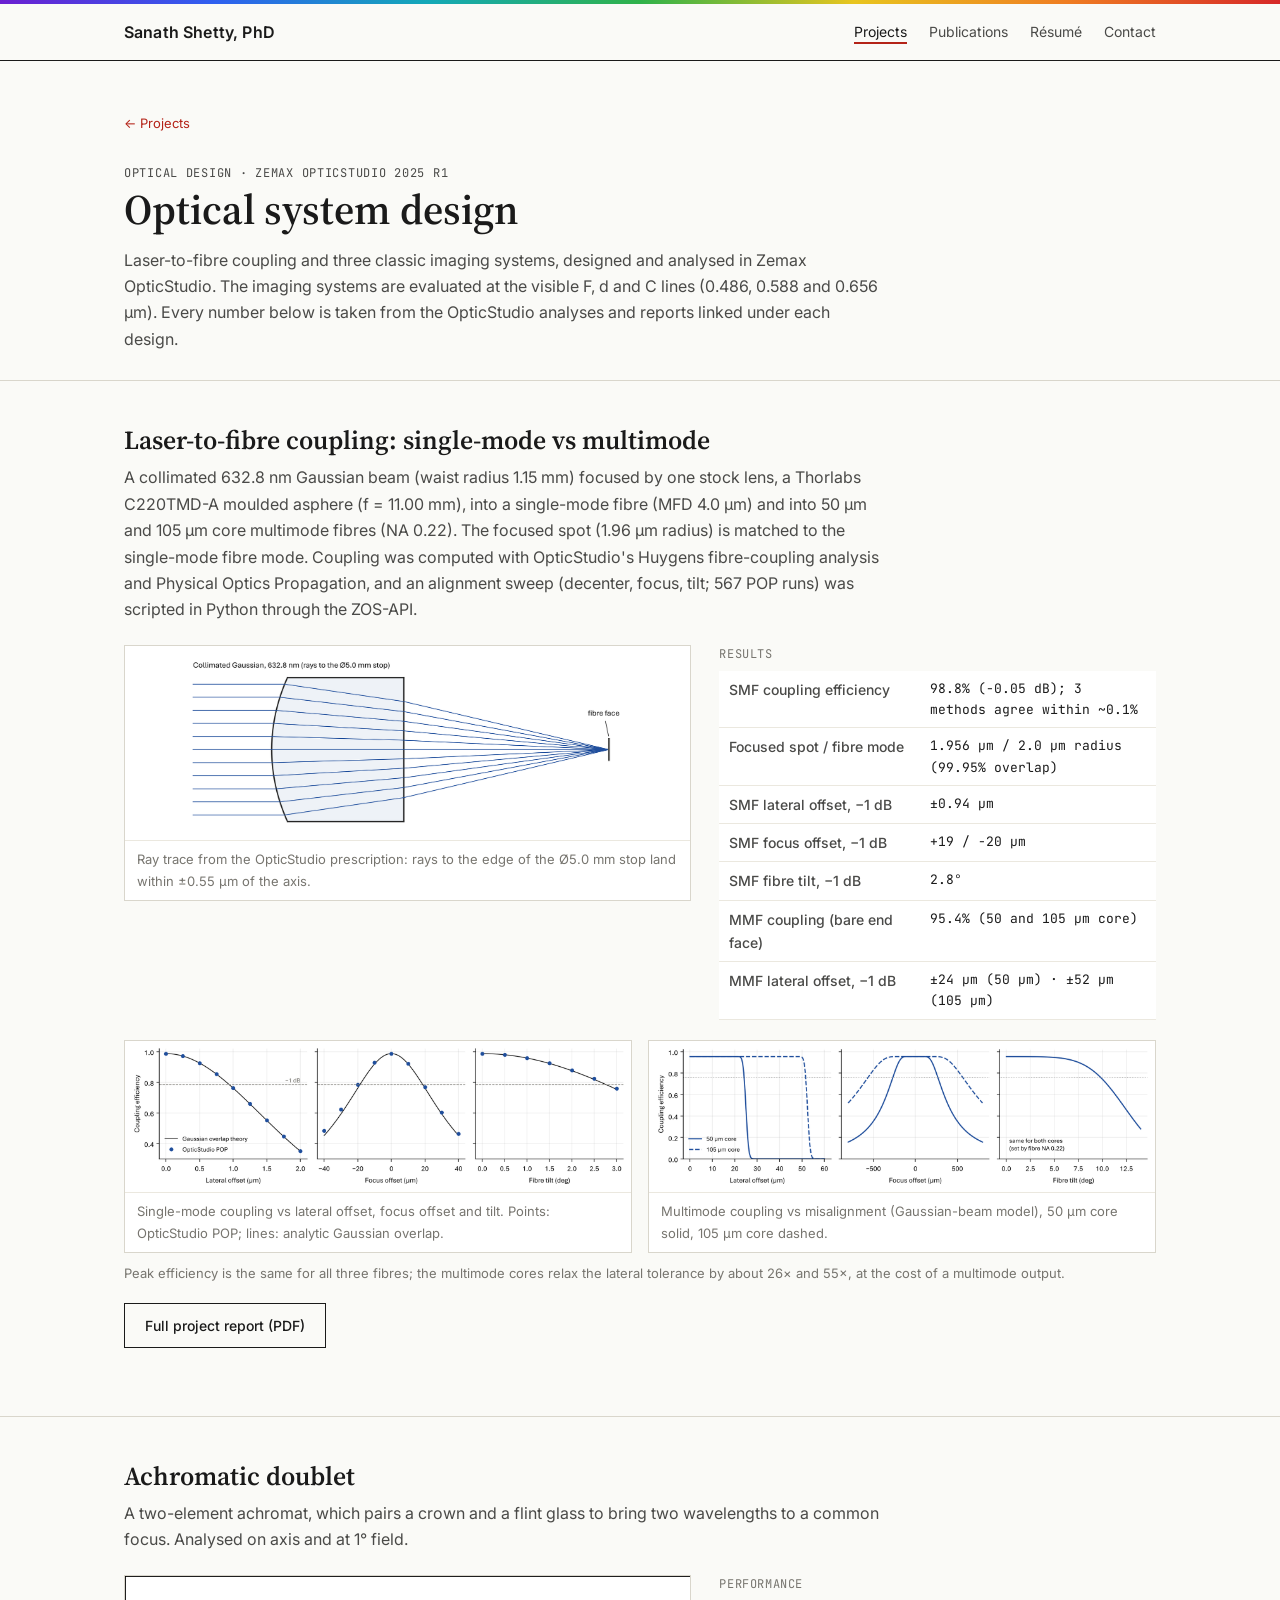
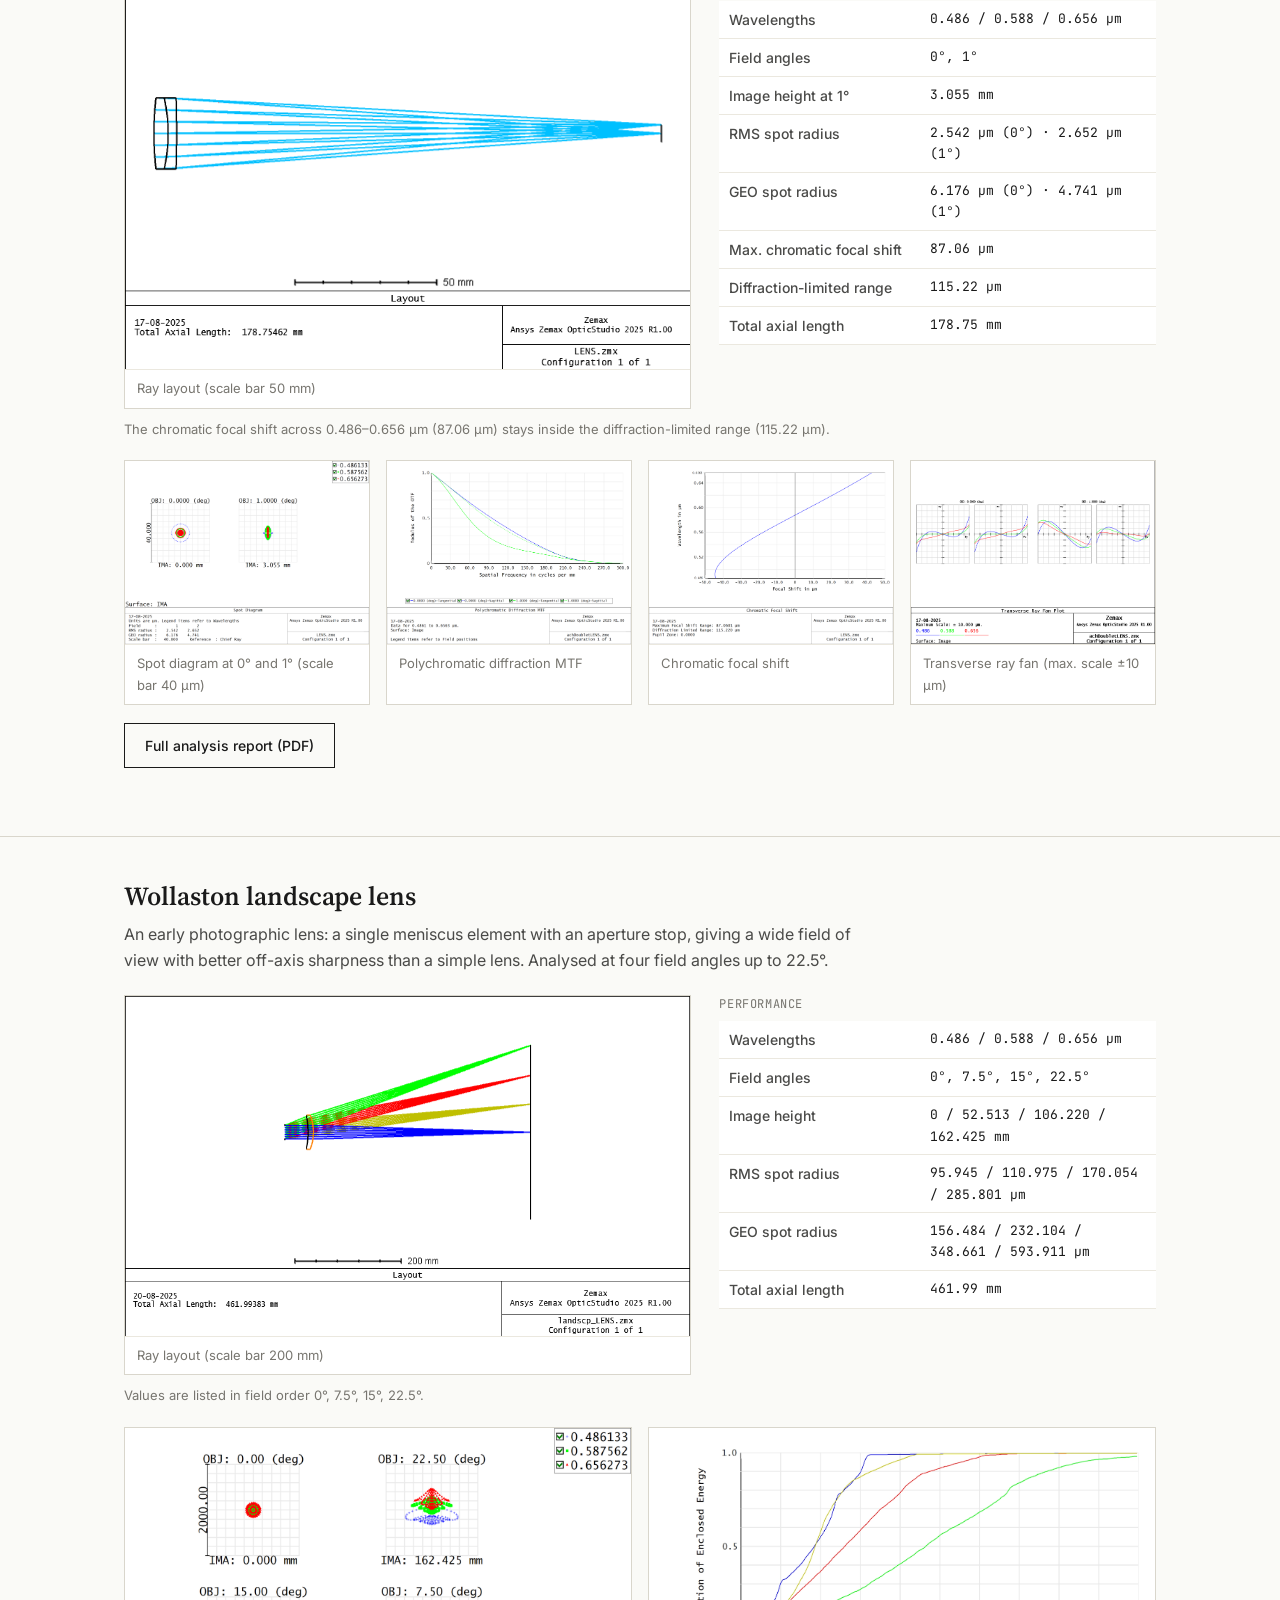
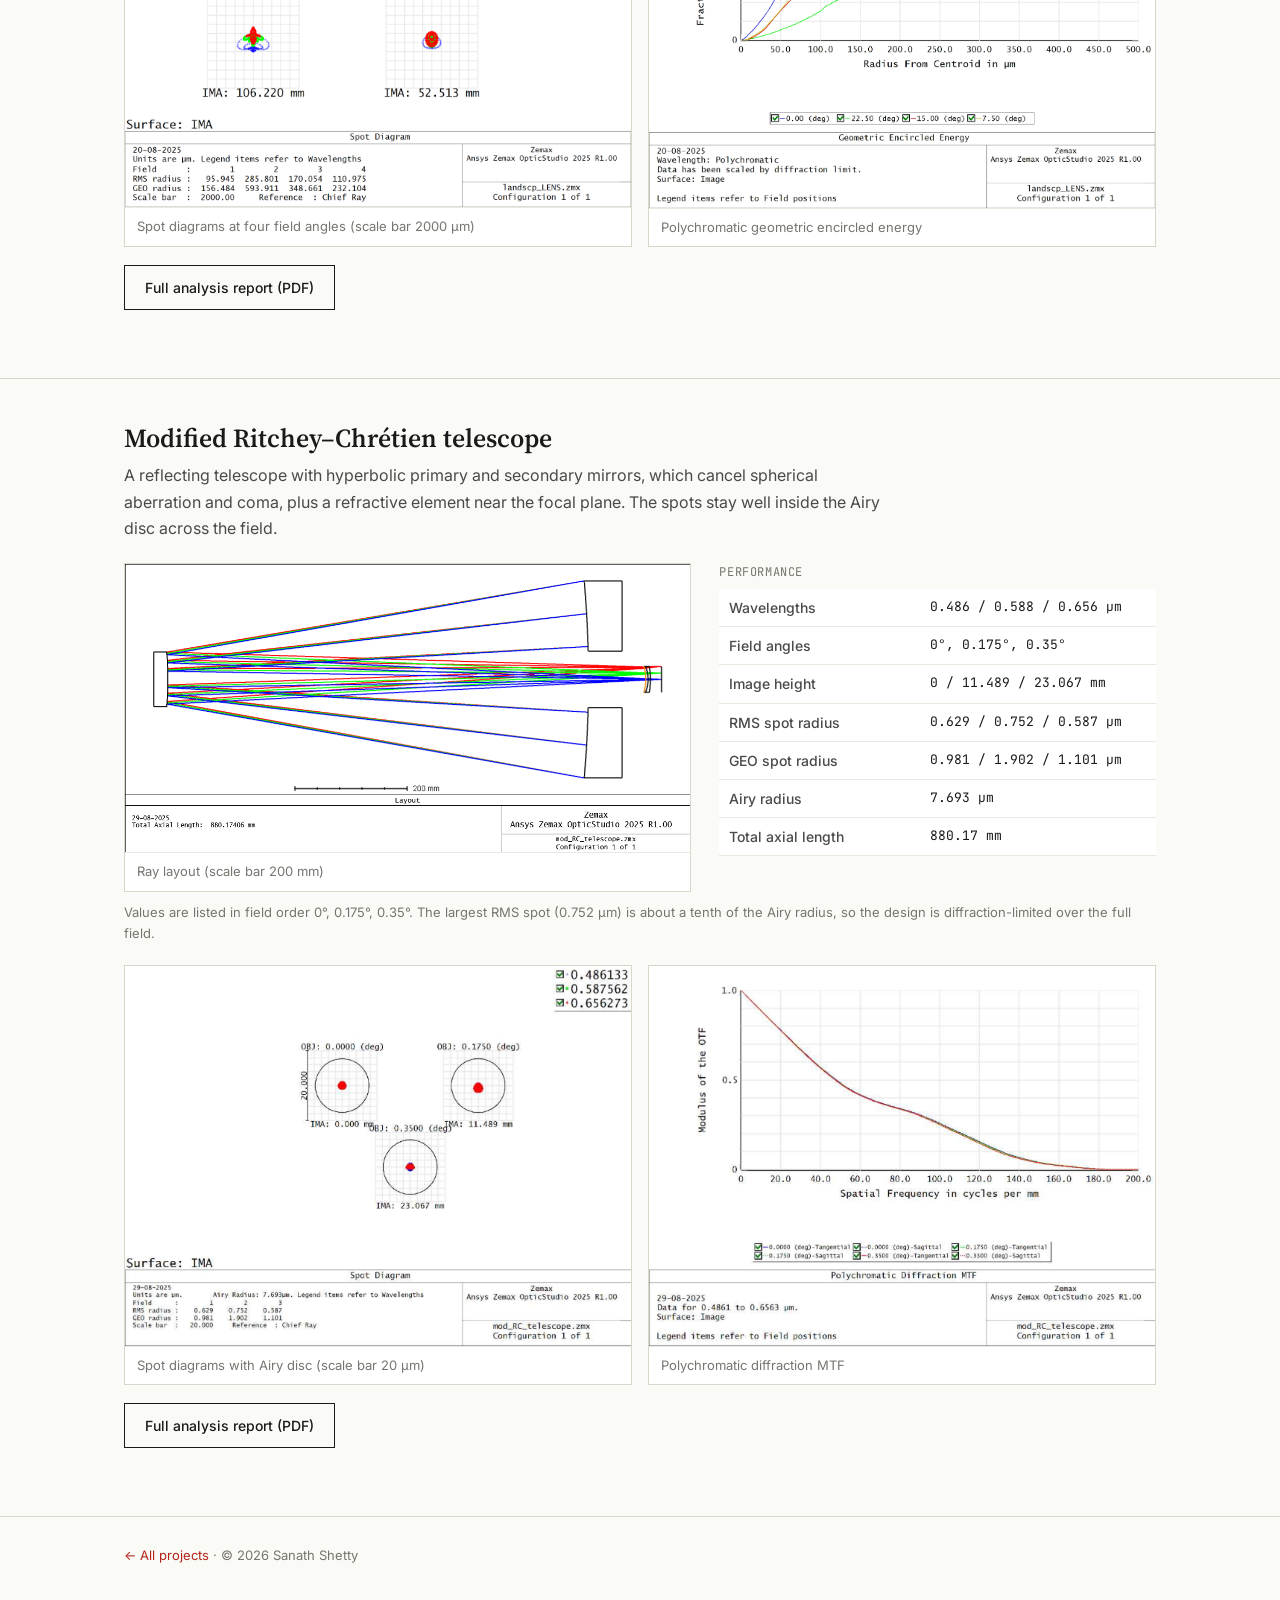
<file: zos.html>
<!DOCTYPE html>
<html lang="en">
<head>
<meta charset="UTF-8">
<meta name="viewport" content="width=device-width, initial-scale=1.0">
<title>Optical system design | Sanath Shetty</title>
<link rel="preconnect" href="https://fonts.googleapis.com">
<link rel="preconnect" href="https://fonts.gstatic.com" crossorigin>
<link href="https://fonts.googleapis.com/css2?family=Inter:wght@400;500;600&family=JetBrains+Mono:wght@400;500&family=Source+Serif+4:opsz,wght@8..60,600&display=swap" rel="stylesheet">
<link rel="stylesheet" href="assets/site.css">
</head>
<body>
<div class="spectrum"></div>
<nav class="nav">
  <div class="wrap">
    <a class="brand" href="index.html">Sanath Shetty, PhD</a>
    <ul>
      <li><a href="index.html#projects" class="active">Projects</a></li>
      <li><a href="index.html#publications">Publications</a></li>
      <li><a href="resume.html">Résumé</a></li>
      <li><a href="index.html#contact">Contact</a></li>
    </ul>
  </div>
</nav>
<main>
<header class="page-head"><div class="wrap">
  <a class="crumb" href="index.html#projects">← Projects</a>
  <p class="eyebrow">Optical design · Zemax OpticStudio 2025 R1</p>
  <h1>Optical system design</h1>
  <p>Laser-to-fibre coupling and three classic imaging systems, designed and analysed in Zemax OpticStudio. The imaging systems are evaluated at the visible F, d and C lines (0.486, 0.588 and 0.656 µm). Every number below is taken from the OpticStudio analyses and reports linked under each design.</p>
</div></header>

<section class="study" id="fibre"><div class="wrap">
  <h2>Laser-to-fibre coupling: single-mode vs multimode</h2>
  <p class="lead">A collimated 632.8 nm Gaussian beam (waist radius 1.15 mm) focused by one stock lens, a Thorlabs C220TMD-A moulded asphere (f = 11.00 mm), into a single-mode fibre (MFD 4.0 µm) and into 50 µm and 105 µm core multimode fibres (NA 0.22). The focused spot (1.96 µm radius) is matched to the single-mode fibre mode. Coupling was computed with OpticStudio's Huygens fibre-coupling analysis and Physical Optics Propagation, and an alignment sweep (decenter, focus, tilt; 567 POP runs) was scripted in Python through the ZOS-API.</p>
  <div class="two">
    <figure><img src="images/web/fibre_layout.png" alt="Ray trace of the asphere focusing into the fibre" loading="lazy"><figcaption>Ray trace from the OpticStudio prescription: rays to the edge of the Ø5.0 mm stop land within ±0.55 µm of the axis.</figcaption></figure>
    <table class="data"><caption>Results</caption>
          <tr><th>SMF coupling efficiency</th><td>98.8% (−0.05 dB); 3 methods agree within ~0.1%</td></tr>
          <tr><th>Focused spot / fibre mode</th><td>1.956 µm / 2.0 µm radius (99.95% overlap)</td></tr>
          <tr><th>SMF lateral offset, −1 dB</th><td>±0.94 µm</td></tr>
          <tr><th>SMF focus offset, −1 dB</th><td>+19 / −20 µm</td></tr>
          <tr><th>SMF fibre tilt, −1 dB</th><td>2.8°</td></tr>
          <tr><th>MMF coupling (bare end face)</th><td>95.4% (50 and 105 µm core)</td></tr>
          <tr><th>MMF lateral offset, −1 dB</th><td>±24 µm (50 µm) · ±52 µm (105 µm)</td></tr>
    </table>
  </div>
  <div class="figs">
    <figure><img src="images/web/fibre_smf_sweep.png" alt="Single-mode coupling vs misalignment" loading="lazy"><figcaption>Single-mode coupling vs lateral offset, focus offset and tilt. Points: OpticStudio POP; lines: analytic Gaussian overlap.</figcaption></figure>
    <figure><img src="images/web/fibre_mmf_model.png" alt="Multimode coupling vs misalignment" loading="lazy"><figcaption>Multimode coupling vs misalignment (Gaussian-beam model), 50 µm core solid, 105 µm core dashed.</figcaption></figure>
  </div>
  <p class="note">Peak efficiency is the same for all three fibres; the multimode cores relax the lateral tolerance by about 26× and 55×, at the cost of a multimode output.</p>
  <p class="links"><a class="btn" href="images/fibre_coupling_report.pdf" target="_blank">Full project report (PDF)</a></p>
</div></section>

<section class="study" id="doublet"><div class="wrap">
  <h2>Achromatic doublet</h2>
  <p class="lead">A two-element achromat, which pairs a crown and a flint glass to bring two wavelengths to a common focus. Analysed on axis and at 1° field.</p>
  <div class="two">
    <figure><img src="images/web/achDoubletLayout.png" alt="Ray layout (scale bar 50 mm)" loading="lazy"><figcaption>Ray layout (scale bar 50 mm)</figcaption></figure>
    <table class="data"><caption>Performance</caption>
          <tr><th>Wavelengths</th><td>0.486 / 0.588 / 0.656 µm</td></tr>
          <tr><th>Field angles</th><td>0°, 1°</td></tr>
          <tr><th>Image height at 1°</th><td>3.055 mm</td></tr>
          <tr><th>RMS spot radius</th><td>2.542 µm (0°) · 2.652 µm (1°)</td></tr>
          <tr><th>GEO spot radius</th><td>6.176 µm (0°) · 4.741 µm (1°)</td></tr>
          <tr><th>Max. chromatic focal shift</th><td>87.06 µm</td></tr>
          <tr><th>Diffraction-limited range</th><td>115.22 µm</td></tr>
          <tr><th>Total axial length</th><td>178.75 mm</td></tr>
    </table>
  </div>
  <p class="note">The chromatic focal shift across 0.486–0.656 µm (87.06 µm) stays inside the diffraction-limited range (115.22 µm).</p>
  <div class="figs">
    <figure><img src="images/web/achDoubletSpotDiagram.png" alt="Spot diagram at 0° and 1° (scale bar 40 µm)" loading="lazy"><figcaption>Spot diagram at 0° and 1° (scale bar 40 µm)</figcaption></figure>
    <figure><img src="images/web/achDoubletFFTMTF.png" alt="Polychromatic diffraction MTF" loading="lazy"><figcaption>Polychromatic diffraction MTF</figcaption></figure>
    <figure><img src="images/web/ach_doubletFocalShift.png" alt="Chromatic focal shift" loading="lazy"><figcaption>Chromatic focal shift</figcaption></figure>
    <figure><img src="images/web/achDoubletRayFan.png" alt="Transverse ray fan (max. scale ±10 µm)" loading="lazy"><figcaption>Transverse ray fan (max. scale ±10 µm)</figcaption></figure>
  </div>
  <p class="links"><a class="btn" href="images/achDoublet.pdf" target="_blank">Full analysis report (PDF)</a></p>
</div></section>

<section class="study" id="landscape"><div class="wrap">
  <h2>Wollaston landscape lens</h2>
  <p class="lead">An early photographic lens: a single meniscus element with an aperture stop, giving a wide field of view with better off-axis sharpness than a simple lens. Analysed at four field angles up to 22.5°.</p>
  <div class="two">
    <figure><img src="images/web/landscp_Layout.png" alt="Ray layout (scale bar 200 mm)" loading="lazy"><figcaption>Ray layout (scale bar 200 mm)</figcaption></figure>
    <table class="data"><caption>Performance</caption>
          <tr><th>Wavelengths</th><td>0.486 / 0.588 / 0.656 µm</td></tr>
          <tr><th>Field angles</th><td>0°, 7.5°, 15°, 22.5°</td></tr>
          <tr><th>Image height</th><td>0 / 52.513 / 106.220 / 162.425 mm</td></tr>
          <tr><th>RMS spot radius</th><td>95.945 / 110.975 / 170.054 / 285.801 µm</td></tr>
          <tr><th>GEO spot radius</th><td>156.484 / 232.104 / 348.661 / 593.911 µm</td></tr>
          <tr><th>Total axial length</th><td>461.99 mm</td></tr>
    </table>
  </div>
  <p class="note">Values are listed in field order 0°, 7.5°, 15°, 22.5°.</p>
  <div class="figs">
    <figure><img src="images/web/landscp_SpotDiagram.png" alt="Spot diagrams at four field angles (scale bar 2000 µm)" loading="lazy"><figcaption>Spot diagrams at four field angles (scale bar 2000 µm)</figcaption></figure>
    <figure><img src="images/web/landscp_EncircledEnergy.png" alt="Polychromatic geometric encircled energy" loading="lazy"><figcaption>Polychromatic geometric encircled energy</figcaption></figure>
  </div>
  <p class="links"><a class="btn" href="images/landscp.PDF" target="_blank">Full analysis report (PDF)</a></p>
</div></section>

<section class="study" id="rc"><div class="wrap">
  <h2>Modified Ritchey–Chrétien telescope</h2>
  <p class="lead">A reflecting telescope with hyperbolic primary and secondary mirrors, which cancel spherical aberration and coma, plus a refractive element near the focal plane. The spots stay well inside the Airy disc across the field.</p>
  <div class="two">
    <figure><img src="images/web/modRCtele_Layout.png" alt="Ray layout (scale bar 200 mm)" loading="lazy"><figcaption>Ray layout (scale bar 200 mm)</figcaption></figure>
    <table class="data"><caption>Performance</caption>
          <tr><th>Wavelengths</th><td>0.486 / 0.588 / 0.656 µm</td></tr>
          <tr><th>Field angles</th><td>0°, 0.175°, 0.35°</td></tr>
          <tr><th>Image height</th><td>0 / 11.489 / 23.067 mm</td></tr>
          <tr><th>RMS spot radius</th><td>0.629 / 0.752 / 0.587 µm</td></tr>
          <tr><th>GEO spot radius</th><td>0.981 / 1.902 / 1.101 µm</td></tr>
          <tr><th>Airy radius</th><td>7.693 µm</td></tr>
          <tr><th>Total axial length</th><td>880.17 mm</td></tr>
    </table>
  </div>
  <p class="note">Values are listed in field order 0°, 0.175°, 0.35°. The largest RMS spot (0.752 µm) is about a tenth of the Airy radius, so the design is diffraction-limited over the full field.</p>
  <div class="figs">
    <figure><img src="images/web/modRCtele_SpotDiagram.png" alt="Spot diagrams with Airy disc (scale bar 20 µm)" loading="lazy"><figcaption>Spot diagrams with Airy disc (scale bar 20 µm)</figcaption></figure>
    <figure><img src="images/web/modRCtele_MTF.png" alt="Polychromatic diffraction MTF" loading="lazy"><figcaption>Polychromatic diffraction MTF</figcaption></figure>
  </div>
  <p class="links"><a class="btn" href="images/modRCtele.pdf" target="_blank">Full analysis report (PDF)</a></p>
</div></section>
</main>
<footer><div class="wrap"><a href="index.html#projects">← All projects</a> · © 2026 Sanath Shetty</div></footer>
</body>
</html>
</file>
<file: assets/site.css>
/* Sanath Shetty — portfolio stylesheet ("engineering datasheet") */
:root {
  --paper: #fafaf7;
  --card: #ffffff;
  --ink: #1a1a1a;
  --ink-2: #4a4a48;
  --ink-3: #77756f;
  --rule: #d9d6cc;
  --rule-soft: #ebe8df;
  --tint: #f1efe8;
  --accent: #b42318;
  --accent-soft: #fbeae8;
  --serif: "Source Serif 4", Georgia, "Times New Roman", serif;
  --sans: "Inter", "Segoe UI", system-ui, -apple-system, sans-serif;
  --mono: "JetBrains Mono", Consolas, "Courier New", monospace;
  --max: 1080px;
}
* { box-sizing: border-box; }
html { scroll-behavior: smooth; }
body {
  margin: 0; background: var(--paper); color: var(--ink);
  font-family: var(--sans); font-size: 16px; line-height: 1.65;
  -webkit-font-smoothing: antialiased;
}
img { max-width: 100%; display: block; }
a { color: var(--accent); text-decoration: none; }
a:hover { text-decoration: underline; }
.wrap { max-width: var(--max); margin: 0 auto; padding: 0 24px; }

/* spectrum band */
.spectrum { height: 4px; background: linear-gradient(90deg, #6a1fd1, #2f5ff0, #13a8b8, #2fb24a, #e8c51f, #ef7d22, #d62828); }

/* nav */
.nav { border-bottom: 1px solid var(--ink); background: var(--paper); position: sticky; top: 0; z-index: 10; }
.nav .wrap { display: flex; align-items: center; justify-content: space-between; height: 56px; gap: 16px; }
.nav .brand { font-weight: 600; color: var(--ink); letter-spacing: .01em; }
.nav .brand:hover { text-decoration: none; }
.nav ul { list-style: none; display: flex; gap: 22px; margin: 0; padding: 0; font-size: 14px; }
.nav ul a { color: var(--ink-2); }
.nav ul a:hover, .nav ul a.active { color: var(--ink); text-decoration: none; border-bottom: 2px solid var(--accent); padding-bottom: 2px; }

/* hero */
.hero { padding: 72px 0 48px; border-bottom: 1px solid var(--rule); }
.eyebrow { font-family: var(--mono); font-size: 12px; color: var(--ink-3); letter-spacing: .06em; text-transform: uppercase; margin: 0 0 14px; }
h1, h2, h3 { font-family: var(--serif); font-weight: 600; line-height: 1.2; margin: 0; }
.hero h1 { font-size: clamp(36px, 5vw, 54px); }
.hero .sub { font-size: 19px; color: var(--ink-2); margin: 10px 0 22px; }
.hero .bio { max-width: 720px; color: var(--ink-2); margin: 0 0 28px; }
.btn { display: inline-block; padding: 10px 20px; border: 1px solid var(--ink); color: var(--ink); font-size: 14px; font-weight: 500; margin: 0 8px 8px 0; background: transparent; }
.btn:hover { background: var(--ink); color: var(--paper); text-decoration: none; }
.btn.primary { background: var(--ink); color: var(--paper); }
.btn.primary:hover { background: var(--accent); border-color: var(--accent); }
.facts { display: grid; grid-template-columns: repeat(auto-fit, minmax(200px, 1fr)); gap: 0; margin-top: 40px; border-top: 1px solid var(--rule); }
.facts div { padding: 14px 16px 0 0; }
.facts b { display: block; font-family: var(--mono); font-size: 12px; color: var(--ink-3); font-weight: 500; text-transform: uppercase; letter-spacing: .05em; }
.facts span { font-size: 15px; }

/* sections */
section { padding: 56px 0; border-bottom: 1px solid var(--rule); }
.sec-head { display: flex; align-items: baseline; justify-content: space-between; gap: 16px; flex-wrap: wrap; margin-bottom: 24px; }
.sec-head h2 { font-size: 30px; }
.sec-head p { margin: 4px 0 0; color: var(--ink-3); font-size: 14px; }

/* filters */
.filters { display: flex; gap: 8px; flex-wrap: wrap; }
.filters button { font: 500 13px var(--sans); color: var(--ink-2); background: transparent; border: 1px solid var(--rule); padding: 6px 12px; cursor: pointer; }
.filters button:hover { border-color: var(--ink); color: var(--ink); }
.filters button.on { background: var(--ink); color: var(--paper); border-color: var(--ink); }

/* project cards */
.grid { display: grid; grid-template-columns: repeat(auto-fill, minmax(300px, 1fr)); gap: 20px; }
.card { background: var(--card); border: 1px solid var(--rule); display: flex; flex-direction: column; color: var(--ink); transition: border-color .15s; }
a.card:hover { border-color: var(--ink); text-decoration: none; }
.card .fig { aspect-ratio: 16 / 10; background: #fff; border-bottom: 1px solid var(--rule-soft); overflow: hidden; display: flex; align-items: center; justify-content: center; }
.card .fig img { width: 100%; height: 100%; object-fit: contain; }
.card .fig.cover img { object-fit: cover; }
.card .body { padding: 14px 16px 16px; display: flex; flex-direction: column; gap: 6px; flex: 1; }
.tag { font-family: var(--mono); font-size: 11px; text-transform: uppercase; letter-spacing: .05em; color: var(--ink-3); }
.tag .field { color: var(--accent); }
.card h3 { font-size: 19px; }
.card p { margin: 0; font-size: 14px; color: var(--ink-2); }
.spec { font-family: var(--mono); font-size: 12px; color: var(--ink); background: var(--tint); padding: 6px 8px; margin-top: auto; line-height: 1.5; }
.card .more { font-size: 13px; font-weight: 500; }
.card.hide { display: none; }

/* next-up strip */
.next { display: grid; grid-template-columns: repeat(auto-fill, minmax(200px, 1fr)); gap: 0; border-top: 1px solid var(--ink); }
.next div { padding: 14px 16px 14px 0; border-bottom: 1px solid var(--rule); }
.next b { display: block; font-size: 14px; font-weight: 600; }
.next span { font-size: 13px; color: var(--ink-3); }
.next .tag { display: block; margin-bottom: 4px; }

/* skills */
.skills { display: grid; grid-template-columns: repeat(auto-fit, minmax(180px, 1fr)); gap: 24px 32px; }
.skills h3 { font-family: var(--sans); font-size: 13px; text-transform: uppercase; letter-spacing: .05em; color: var(--ink-3); font-weight: 600; margin-bottom: 8px; }
.skills ul { margin: 0; padding: 0; list-style: none; font-size: 15px; }
.skills li { padding: 3px 0; border-bottom: 1px dotted var(--rule); }

/* publications */
.pubs { list-style: none; margin: 0; padding: 0; counter-reset: pub; }
.pubs li { counter-increment: pub; display: grid; grid-template-columns: 40px 1fr; gap: 8px; padding: 14px 0; border-bottom: 1px solid var(--rule-soft); }
.pubs li::before { content: "[" counter(pub) "]"; font-family: var(--mono); font-size: 13px; color: var(--ink-3); padding-top: 2px; }
.pubs .t { font-weight: 500; }
.pubs .j { font-size: 14px; color: var(--ink-3); }
.pubs .j a { font-family: var(--mono); font-size: 12px; }

/* contact + footer */
.contact { display: flex; gap: 12px 28px; flex-wrap: wrap; font-size: 15px; }
.contact a { color: var(--ink); border-bottom: 1px solid var(--rule); }
.contact a:hover { border-color: var(--accent); text-decoration: none; }
footer { padding: 28px 0 40px; font-size: 13px; color: var(--ink-3); }

/* detail pages */
.page-head { padding: 48px 0 28px; border-bottom: 1px solid var(--rule); }
.page-head h1 { font-size: clamp(30px, 4vw, 42px); }
.page-head p { color: var(--ink-2); max-width: 760px; margin: 12px 0 0; }
.crumb { font-size: 13px; margin-bottom: 18px; display: inline-block; }
.study { padding: 44px 0; border-bottom: 1px solid var(--rule); }
.study h2 { font-size: 26px; margin-bottom: 6px; }
.study .lead { color: var(--ink-2); max-width: 760px; margin: 8px 0 22px; }
.two { display: grid; grid-template-columns: minmax(0, 1.3fr) minmax(0, 1fr); gap: 28px; align-items: start; }
@media (max-width: 820px) { .two { grid-template-columns: 1fr; } }
figure { margin: 0; background: var(--card); border: 1px solid var(--rule); }
figure img { width: 100%; }
figcaption { font-size: 13px; color: var(--ink-3); padding: 8px 12px; border-top: 1px solid var(--rule-soft); }
.figs { display: grid; grid-template-columns: repeat(auto-fit, minmax(230px, 1fr)); gap: 16px; margin-top: 20px; }
table.data { width: 100%; border-collapse: collapse; font-size: 14px; background: var(--card); }
table.data caption { text-align: left; font-family: var(--mono); font-size: 12px; text-transform: uppercase; letter-spacing: .05em; color: var(--ink-3); padding-bottom: 6px; }
table.data th, table.data td { text-align: left; padding: 7px 10px; border-bottom: 1px solid var(--rule-soft); vertical-align: top; }
table.data th { font-weight: 500; color: var(--ink-2); width: 46%; }
table.data td { font-family: var(--mono); font-size: 13px; }
table.data.cols th { width: auto; background: var(--tint); }
table.data.cols td:first-child { font-family: var(--sans); color: var(--ink-2); }
.note { font-size: 13px; color: var(--ink-3); margin-top: 10px; }
.links { margin-top: 18px; }

@media (max-width: 640px) {
  .nav ul { gap: 14px; font-size: 13px; }
  .nav ul li.opt { display: none; }
  .hero { padding: 48px 0 36px; }
}
@media print {
  .nav, .filters, .spectrum { display: none; }
  body { background: #fff; }
  section, .study { break-inside: avoid; }
}

/* résumé */
.cv { padding: 32px 0; }
.cv h2 { font-size: 22px; margin-bottom: 14px; }
.cv p { max-width: 820px; color: var(--ink-2); margin: 0; }
.cv-item { padding: 12px 0; border-bottom: 1px solid var(--rule-soft); }
.cv-item:last-child { border-bottom: 0; }
.cv-row { display: flex; justify-content: space-between; gap: 16px; flex-wrap: wrap; }
.cv-date { font-family: var(--mono); font-size: 13px; color: var(--ink-3); }
.cv-org { font-size: 14px; color: var(--ink-3); }
.cv-item ul, ul.plain { margin: 8px 0 0; padding-left: 20px; font-size: 15px; color: var(--ink-2); }
.cv-item li, ul.plain li { padding: 2px 0; }
@media print {
  .noprint, footer { display: none; }
  .cv, .page-head { padding: 14px 0; }
  .cv-item { break-inside: avoid; }
}
</file>
